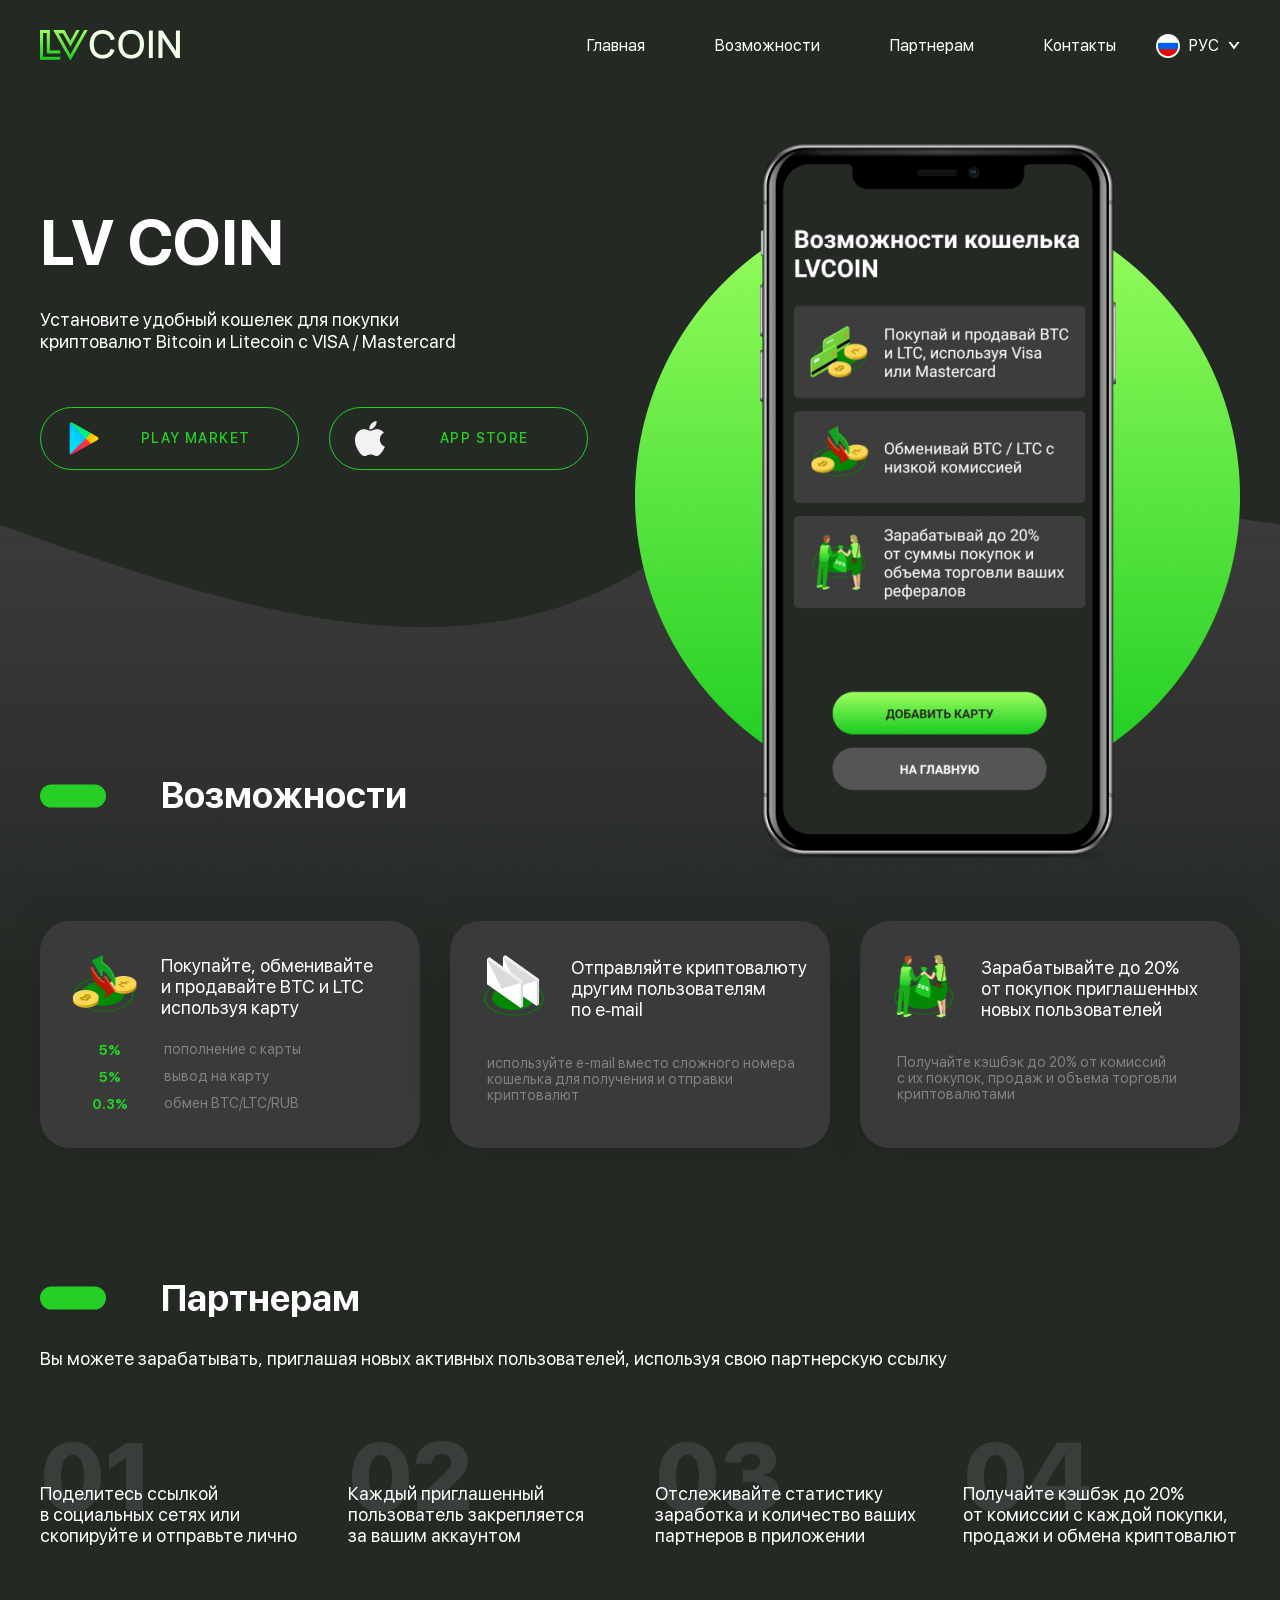
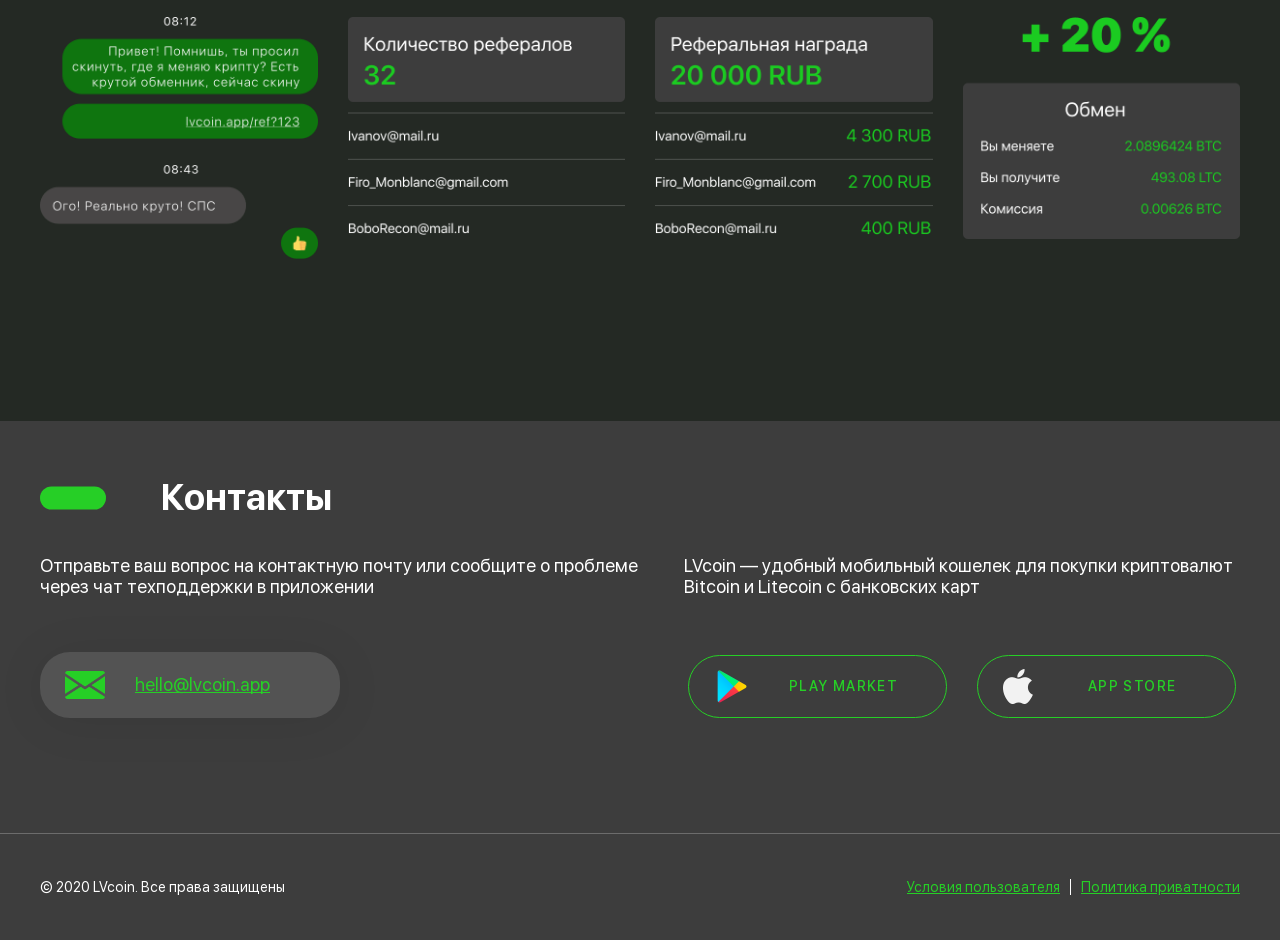
<file: index.html>
<!doctype html>
<html lang="ru">

<head>
    <meta charset="UTF-8">
    <meta name="viewport" content="width=device-width, initial-scale=1.0">
    <title>LVCOIN</title>
    <link rel="stylesheet" href="css/styles.css">
</head>

<body>
    <div class="wrapper">
        <header class="header">
            <div class="header__container container">
                <!-- Логотип -->
                <a href="index.html" class="header__logo">
                    <img src="img/header/LVCOIN.png" alt="Логотип LVCOIN" width="140" height="31">
                </a>


                <!-- Навигация -->
                <nav class="header__menu">
                    <ul class="header__list">
                        <li class="header__item"><a href="#hero" class="header__link">Главная</a></li>
                        <li class="header__item"><a href="#oppo" class="header__link">Возможности</a></li>
                        <li class="header__item"><a href="#partners" class="header__link">Партнерам</a></li>
                        <li class="header__item"><a href="#contact" class="header__link">Контакты</a></li>
                    </ul>
                </nav>

                <!-- Выпадающий список языков -->
                <div class="header__lang-dropdown">
                    <button type="button" class="header__lang-btn header__lang-btn--rus">
                        <img src="img/header/iconrus.png" alt="Флаг России" width="24" height="24">
                        <span>РУС</span>
                        <span class="header__lang-arrow"></span>
                    </button>

                    <div class="header__lang-list">
                        <a href="indexeng.html" class="header__lang-btn header__lang-btn--eng">
                            <img src="img/header/iconeng.png" alt="Флаг Великобритании" width="24" height="24">
                            <span>ENG</span>
                        </a>
                    </div>
                </div>
                <!-- Кнопка бургера (теперь снаружи меню!) -->
                <button type="button" class="header__burger-icon">
                    <span></span>
                </button>

            </div>
        </header>

        <main class="content">
            <section id="hero" class="hero">
                <div class="hero__container container">
                    <div class="hero__body">
                        <h1 class="hero__title">
                            LV&nbsp;COIN
                        </h1>
                        <p class="hero__text">
                            Установите удобный кошелек для покупки криптовалют Bitcoin и&nbsp;Litecoin
                            с&nbsp;VISA&nbsp;/ Mastercard
                        </p>
                        <div class="hero__buttons buttons">
                            <a href="#" class="buttons__link buttons__link--google">
                                <img src="img/hero/icongoogle.png" alt="google play" width="35" height="35">
                                <span>PLAY MARKET</span>
                            </a>
                            <a href="#" class="buttons__link buttons__link--apple">
                                <img src="img/hero/iconaplle.png" alt="apple store" width="30" height="35">
                                <span>APP STORE</span>
                            </a>
                        </div>
                    </div>
                    <img src="img/hero/phoneRUS.png" alt="Смартфон с открытым приложением LV COIN" class="hero__phone"
                        width="605" height="716">
                </div>
            </section>
            <section id="oppo" class="oppo">
                <div class="oppo__container container">
                    <h2 class="oppo__title title">Возможности</h2>
                    <ul class="oppo__list">
                        <!-- Карточка 1 -->
                        <li class="oppo__card">
                            <div class="oppo__card-header">
                                <img src="img/oppo/oppo1.png" alt="Криптовалюта и банковская карта" class="oppo__icon"
                                    width="84" height="64">
                                <h3 class="oppo__label">
                                    Покупайте, обменивайте и&nbsp;продавайте BTC и&nbsp;LTC используя карту
                                </h3>
                            </div>
                            <div class="oppo__body">
                                <ul class="oppo__percent-list">
                                    <li class="oppo__percent-item">5%</li>
                                    <li class="oppo__percent-item">5%</li>
                                    <li class="oppo__percent-item">0.3%</li>
                                </ul>
                                <ul class="oppo__text-list">
                                    <li class="oppo__text-item">пополнение с&nbsp;карты</li>
                                    <li class="oppo__text-item">вывод на&nbsp;карту</li>
                                    <li class="oppo__text-item">обмен BTC/LTC/RUB</li>
                                </ul>
                            </div>
                        </li>

                        <!-- Карточка 2 -->
                        <li class="oppo__card">
                            <div class="oppo__card-header">
                                <img src="img/oppo/oppo2.png" aria-hidden="true" alt="Электронные письма"
                                    class="oppo__icon" width="84" height="67">
                                <h3 class="oppo__label">
                                    Отправляйте криптовалюту другим пользователям по&nbsp;e&#8209;mail
                                </h3>
                            </div>
                            <div class="oppo__body">
                                <p class="oppo__description">
                                    используйте e-mail вместо сложного номера кошелька для получения и&nbsp;отправки
                                    криптовалют
                                </p>
                            </div>
                        </li>

                        <!-- Карточка 3 -->
                        <li class="oppo__card">
                            <div class="oppo__card-header">
                                <img src="img/oppo/oppo3.png" aria-hidden="true" alt="Партнерская программа"
                                    class="oppo__icon" width="84" height="64">
                                <h3 class="oppo__label">
                                    Зарабатывайте до&nbsp;20% от&nbsp;покупок приглашенных новых пользователей
                                </h3>
                            </div>
                            <div class="oppo__body">
                                <p class="oppo__description">
                                    Получайте кэшбэк до&nbsp;<span class="green">20% </span>от&nbsp;комиссий
                                    с&nbsp;их&nbsp;покупок, продаж и объема торговли криптовалютами
                                </p>
                            </div>
                        </li>
                    </ul>
                </div>
            </section>
            <section id="partners" class="partners">
                <div class="partners__container container">
                    <h2 class="partners__title title">Партнерам</h2>
                    <p class="partners__text">
                        Вы&nbsp;можете зарабатывать, приглашая новых активных пользователей, используя свою партнерскую
                        ссылку
                    </p>
                    <ul class="partners__list">
                        <!-- Карточка 1 -->
                        <li class="partners__item">
                            <h3 class="partners__item-title">
                                Поделитесь ссылкой в&nbsp;социальных сетях или скопируйте и&nbsp;отправьте лично
                            </h3>
                            <img class="partners__item-image" src="img/part/part1.png"
                                alt="чат с рекомендацией криптовалютного обменника" loading="lazy" width="286"
                                height="250">
                        </li>
                        <!-- Карточка 2 -->
                        <li class="partners__item">
                            <h3 class="partners__item-title">
                                Каждый приглашенный пользователь закрепляется за&nbsp;вашим аккаунтом
                            </h3>
                            <img class="partners__item-image" src="img/part/part2.png"
                                alt="панель с количеством рефералов в личном кабинете" loading="lazy" width="286"
                                height="250">
                        </li>
                        <!-- Карточка 3 -->
                        <li class="partners__item">
                            <h3 class="partners__item-title">
                                Отслеживайте статистику заработка и&nbsp;количество ваших партнеров в&nbsp;приложении
                            </h3>
                            <img class="partners__item-image" src="img/part/part3.png" alt="Список реферальных наград"
                                loading="lazy" width="286" height="250">
                        </li>
                        <!-- Карточка 4 -->
                        <li class="partners__item">
                            <h3 class="partners__item-title">
                                Получайте кэшбэк до&nbsp;20% от&nbsp;комиссии с&nbsp;каждой покупки, продажи
                                и&nbsp;обмена криптовалют
                            </h3>
                            <img class="partners__item-image" src="img/part/part4.png"
                                alt="Калькулятор обмена Bitcoin на Litecoin" loading="lazy" width="286" height="250">
                        </li>
                    </ul>
                </div>
            </section>
            <section id="contact" class="contact">
                <div class="contact__container container">
                    <h2 class="contact__title title">
                        Контакты
                    </h2>
                    <div class="contact__body">
                        <div class="contact__column">
                            <p class="contact__text">
                                Отправьте ваш вопрос на&nbsp;контактную почту или сообщите о&nbsp;проблеме через чат
                                техподдержки
                                в&nbsp;приложении
                            </p>
                            <a href="#" class="contact__link">
                                <img src="img/contact/icon.png" width="40" height="28" aria-hidden="true"
                                    alt="конверт">hello@lvcoin.app</a>
                        </div>
                        <div class="contact__column">
                            <p class="contact__text">
                                LVcoin&nbsp;&mdash; удобный мобильный кошелек для покупки криптовалют
                                Bitcoin и&nbsp;Litecoin с&nbsp;банковских карт
                            </p>
                            <div class="contact__buttons buttons">
                                <a href="#" class="buttons__link buttons__link--google">
                                    <img src="img/hero/icongoogle.png" alt="google play" width="35" height="35">
                                    <span>PLAY MARKET</span>
                                </a>
                                <a href="#" class="buttons__link buttons__link--apple">
                                    <img src="img/hero/iconaplle.png" alt="apple store" width="30" height="35">
                                    <span>APP STORE</span>
                                </a>
                            </div>
                        </div>
                    </div>
                </div>
            </section>
        </main>
        <footer class="footer">
            <div class="footer__container container">
                <p class="footer__copy">&copy;&nbsp;2020&nbsp;LVcoin. Все права защищены</p>
                <div class="footer__legal">
                    <a class="footer__link" href="#">Условия пользователя</a>
                    <a class="footer__link" href="#">Политика приватности</a>
                </div>
            </div>
        </footer>
    </div>
    <script src="js/script.js"></script>
</body>

</html>
</file>
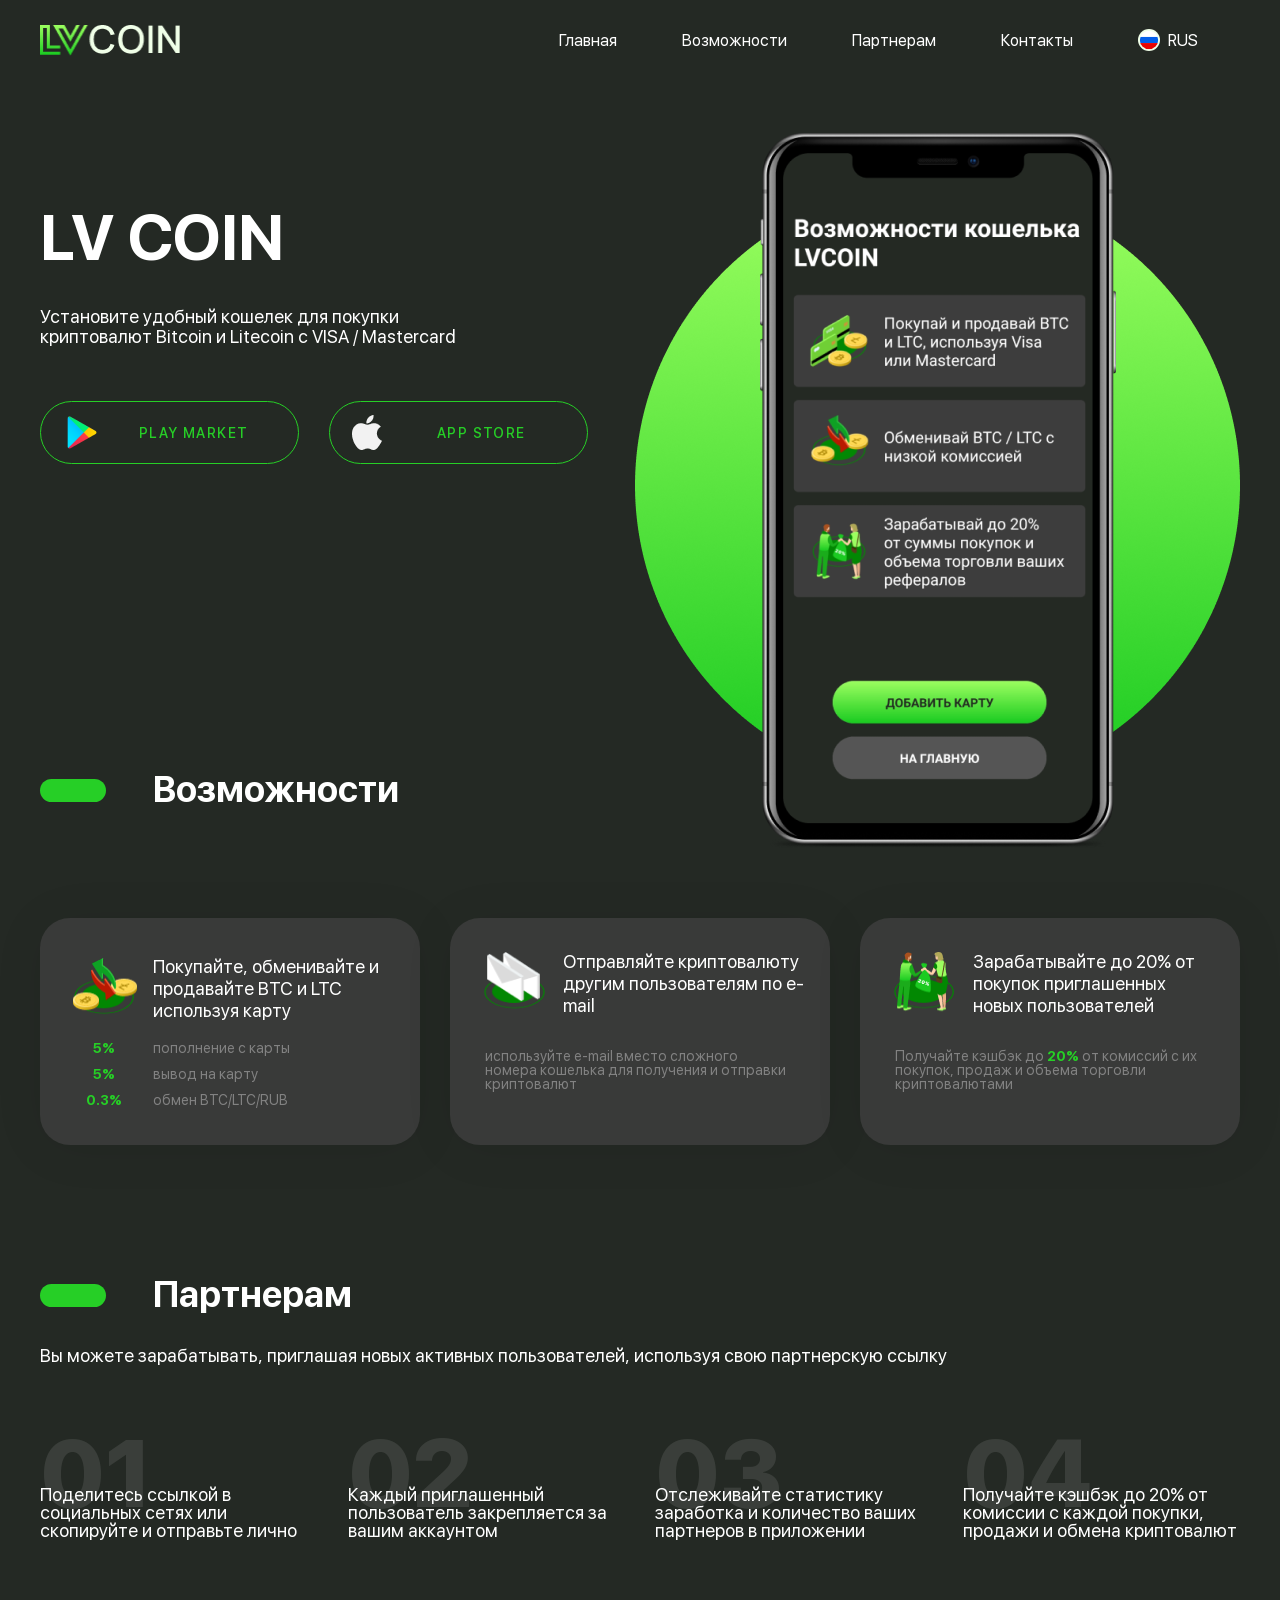
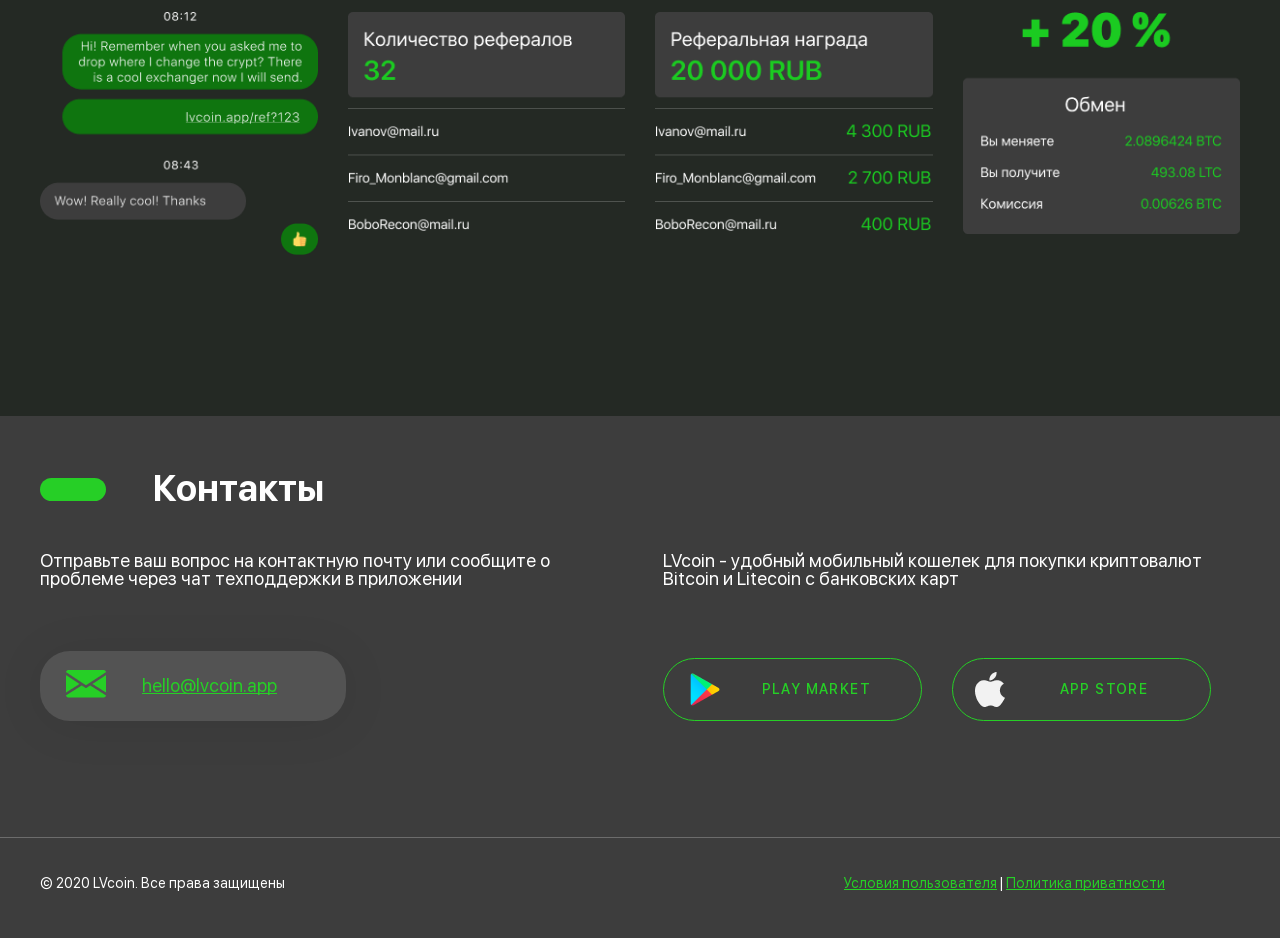
<file: LV_COIN/index.html>
<!DOCTYPE html>
<html lang="ru">
<head>
  <meta charset="UTF-8">
  <meta name="viewport" content="width=device-width, initial-scale=1.0, maximum-scale=1.0, user-scalable=0" >
  <title>LV_COIN</title>
  <link rel="stylesheet" href="css/style.css">
</head>
<body>
<div class="wrapper">
  <header class="header">
    <div class="header__container container">
      <a href="indexrus.html" class="header__logo">
        <!-- Оптимально для логотипа -->
        <img src="img/header/logo.png" alt="LV_COIN" width="140" height="31" loading="eager">
      </a>
      <nav class="header__menu">
        <ul class="header__list">
          <li class="header__link"><a href="#hero">Главная</a></li>
          <li class="header__link"><a href="#opportunities">Возможности</a></li>
          <li class="header__link"><a href="#partners">Партнерам</a></li>
          <li class="header__link"><a href="#contacts">Контакты</a></li>
          <li class="header__lang-dropdown">RUS
            <ul class="header__lang-list">
             <li><a href="eng/indexeng.html">ENG</a></li>
            </ul>
            </li>
        </ul>
      </nav>
    </div>
  </header>

  <div class="content">
    <section id="hero" class="hero">
      <div class="hero__container container">
        <div class="hero__body">
          <h1 class="hero__title">LV COIN</h1>
          <p class="hero__text">Установите удобный кошелек для покупки <br> криптовалют Bitcoin и Litecoin с VISA / Mastercard</p>
          <div class="hero__btn btn">
            <a href="https://play.google.com/store/apps?hl=ru&pli=1" target="_blank" class="btn_google">
              <img src="img/hero/Google.png" alt="google" class="btn-icon" width="35" height="35" loading="eager" decoding="async"> PLAY MARKET
            </a>
            <a href="https://www.apple.com/de/app-store/" target="_blank" class="btn_aplle">
              <img src="img/hero/apl.png" alt="aplle" class="btn-icon" width="30" height="35" loading="eager" decoding="async"> APP STORE
            </a>
          </div>
        </div>

        <img class="hero__image" src="img/hero/phone.png" alt="phone" width="605" height="715" loading="eager">
      </div>
    </section>

    <section id="opportunities" class="opportunities">
      <div class="opportunities__container container">
        <h2 class="opportunities__title title">Возможности</h2>
        <div class="opportunities__row">
          <div class="opportunities__column">
            <div class="opportunities-item">
              <img src="img/oppo/oppo1.png" alt="icon" class="opportunities-item__icon" width="85" height="63" loading="lazy" decoding="async">
              <p class="opportunities-item__subtitle">Покупайте, обменивайте и продавайте BTC и LTC используя карту</p>
              <ul class="opportunities-item__percent">
                <li><span class="green">5%</span></li>
                <li><span class="green">5%</span></li>
                <li><span class="green">0.3%</span></li>
              </ul>
              <ul class="opportunities-item__text">
                <li>пополнение с карты</li>
                <li>вывод на карту</li>
                <li>обмен BTC/LTC/RUB</li>
              </ul>
            </div>
          </div>
          <div class="opportunities__column">
            <div class="opportunities-item">
              <img src="img/oppo/opp02.png" alt="icon" class="opportunities-item__icon" width="85" height="63" loading="lazy" decoding="async">
              <p class="opportunities-item__subtitle">Отправляйте криптовалюту другим пользователям по e-mail</p>
              <p class="opportunities-item__text_wide">используйте e-mail вместо сложного номера кошелька для получения и отправки криптовалют</p>
            </div>
          </div>
          <div class="opportunities__column">
            <div class="opportunities-item">
              <img src="img/oppo/opp3.png" alt="icon" class="opportunities-item__icon" width="85" height="63" loading="lazy" decoding="async">
              <p class="opportunities-item__subtitle">Зарабатывайте до 20% от покупок приглашенных новых пользователей</p>
              <p class="opportunities-item__text_wide">Получайте кэшбэк до <span class="green">20% </span>от комиссий с их покупок, продаж и объема торговли криптовалютами</p>
            </div>
          </div>
        </div>
      </div>
    </section>

    <section id="partners" class="partners">
      <div class="partners__container container">
        <h2 class="partners__title title">Партнерам</h2>
        <p class="partners__text">Вы можете зарабатывать, приглашая новых активных пользователей, используя свою партнерскую ссылку</p>
        <ul class="partners__list">
          <li class="partners__column">
            <div class="partners-item">
              <p class="partners-item__text">Поделитесь ссылкой в социальных сетях или скопируйте и отправьте лично</p>
              <img src="img/partners/fon1.png" alt="image" class="partners-item__image" width="290" height="250" loading="lazy" decoding="async">
            </div>
          </li>
          <li class="partners__column">
            <div class="partners-item">
              <p class="partners-item__text">Каждый приглашенный пользователь закрепляется за вашим аккаунтом</p>
              <img src="img/partners/fon2.png" alt="image" class="partners-item__image" width="290" height="250" loading="lazy" decoding="async">
            </div>
          </li>
          <li class="partners__column">
            <div class="partners-item">
              <p class="partners-item__text">Отслеживайте статистику заработка и количество ваших партнеров в приложении</p>
              <img src="img/partners/fon3.png" alt="image" class="partners-item__image" width="290" height="250" loading="lazy" decoding="async">
            </div>
          </li>
          <li class="partners__column">
            <div class="partners-item">
              <p class="partners-item__text">Получайте кэшбэк до 20% от комиссии с каждой покупки, продажи и обмена криптовалют</p>
              <img src="img/partners/fon4.png" alt="image" class="partners-item__image" width="290" height="250" loading="lazy" decoding="async">
            </div>
          </li>
        </ul>
      </div>
    </section>
    <section id="contacts" class="contacts">
      <div class="contacts__container container">
        <h2 class="contacts__title title">Контакты</h2>
        <div class="contacts__body">
          <div class="contacts__chat">
            <p class="contacts__text">Отправьте ваш вопрос на контактную почту или сообщите о проблеме через чат техподдержки в приложении</p>
            <a class="contacts__hello" href="mailto:hello@lvcoin.app">hello@lvcoin.app</a>
          </div>
          <div class="contacts__links">
            <p class="contacts__text">LVcoin - удобный мобильный кошелек для покупки криптовалют Bitcoin и Litecoin с банковских карт</p>
            <div class="contacts__btn btn">
              <a href="https://play.google.com/store/apps?hl=ru&pli=1" target="_blank" class="btn_google">
                <img src="img/hero/Google.png" alt="google" class="btn-icon" width="35" height="35" loading="lazy" decoding="async"> PLAY MARKET
              </a>
              <a href="https://www.apple.com/de/app-store/" target="_blank" class="btn_aplle">
                <img src="img/hero/apl.png" alt="aplle" class="btn-icon" width="30" height="35" loading="lazy" decoding="async"> APP STORE
              </a>
            </div>
          </div>
        </div>
      </div>
    </section>
  </div>

  <footer class="footer">
    <div class="footer__container container">
      <p class="footer__copy">© 2020 LVcoin. Все права защищены</p>
      <p class="footer__text">
        <span><a href="#">Условия пользователя</a></span> | <span><a href="#">Политика приватности</a></span>
      </p>
    </div>
  </footer>
</div>
</body>
</html>
</file>
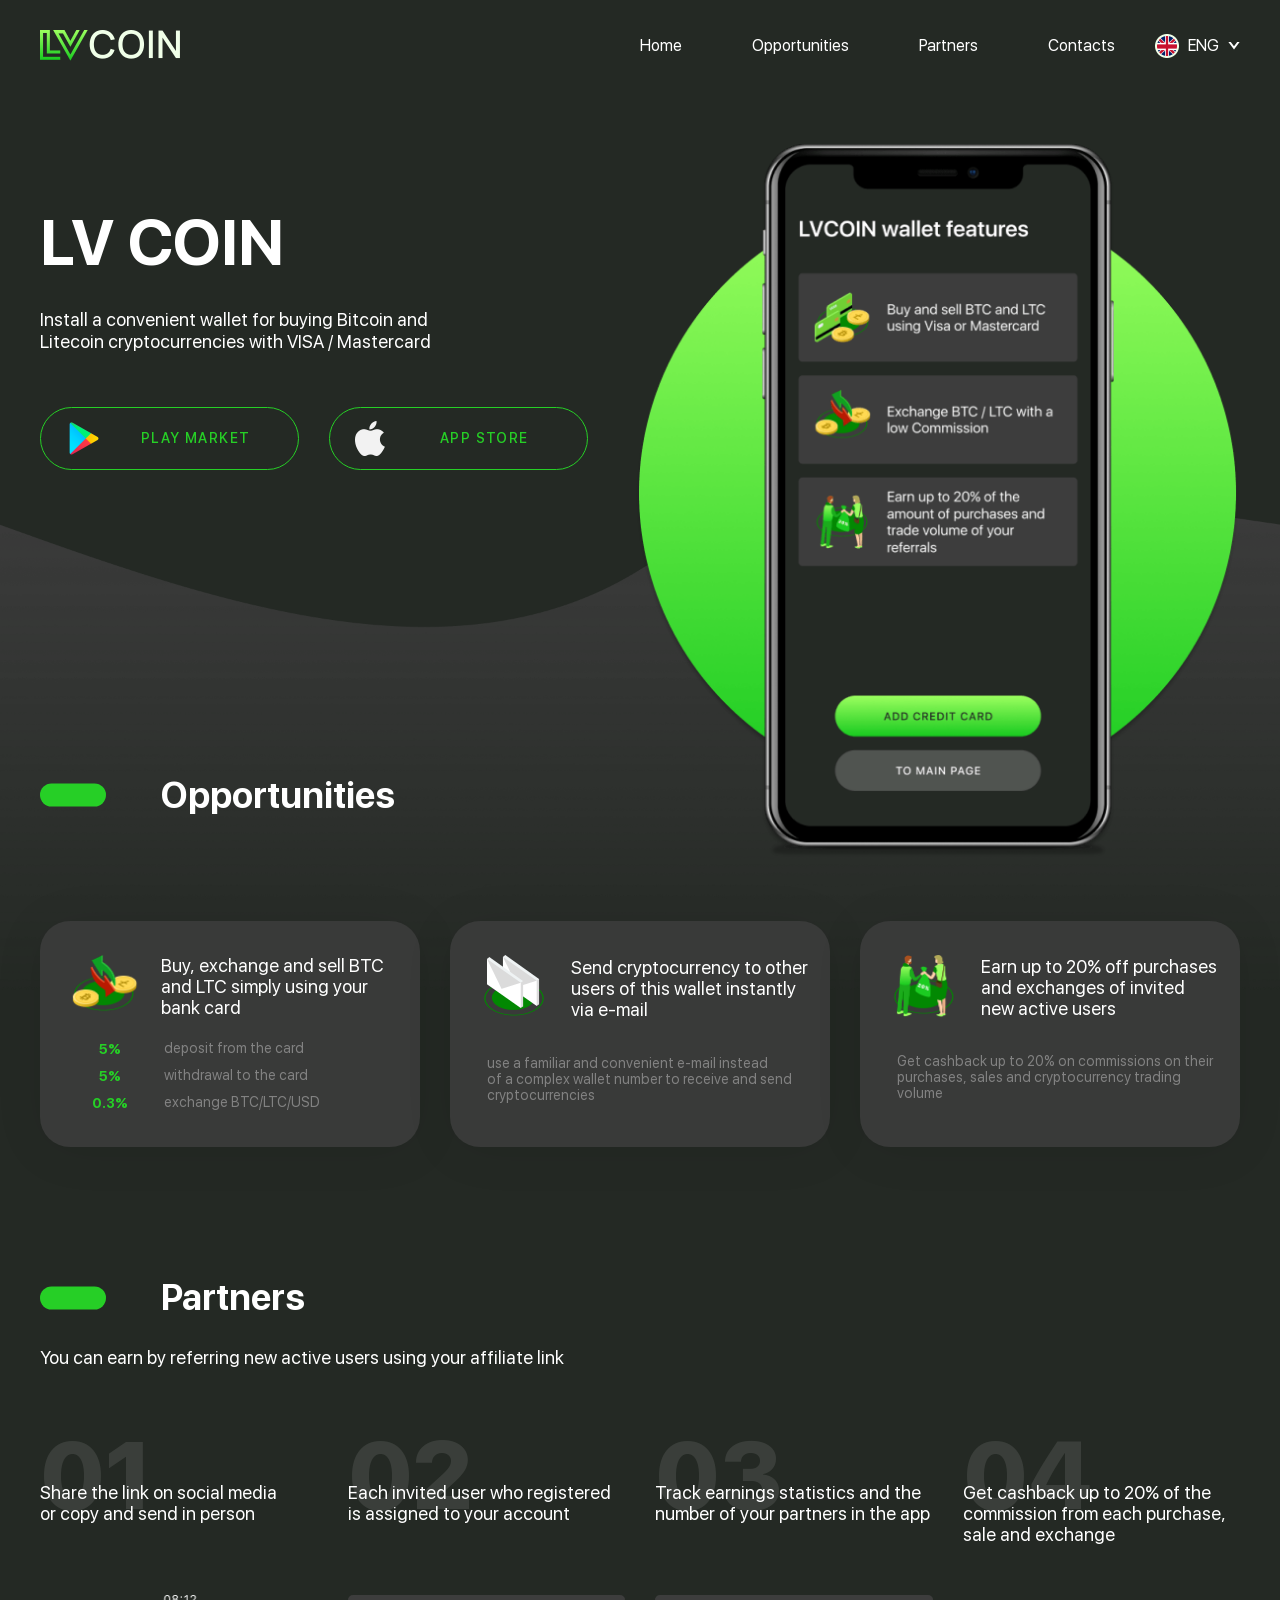
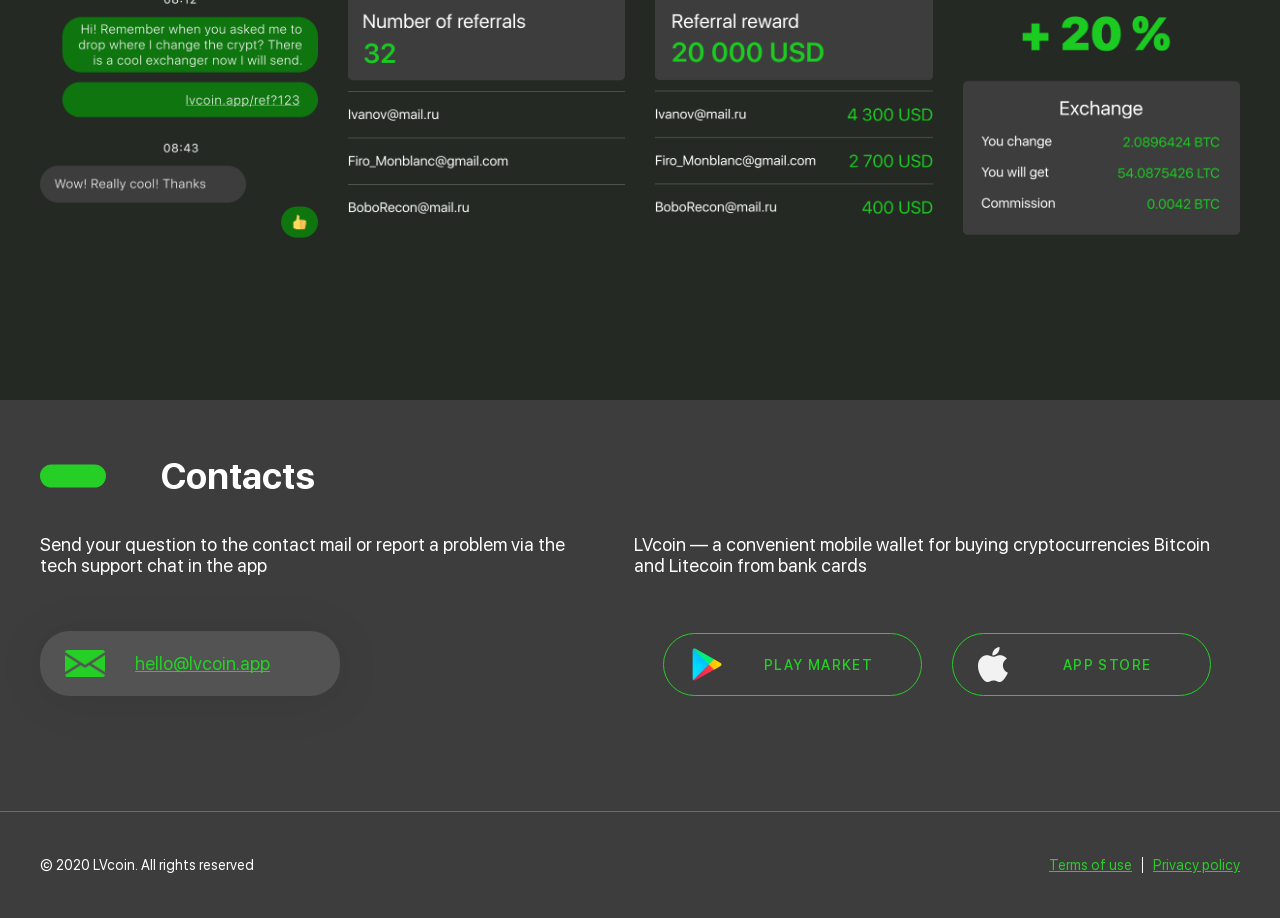
<file: indexeng.html>
<!doctype html>
<html lang="en">

<head>
    <meta charset="UTF-8">
    <meta name="viewport" content="width=device-width, initial-scale=1.0">
    <title>LVCOIN</title>
    <link rel="stylesheet" href="css/styles.css">
</head>

<body>
    <div class="wrapper">
        <header class="header">
            <div class="header__container container">
                <!-- Логотип -->
                <a href="indexeng.html" class="header__logo">
                    <img src="img/header/LVCOIN.png" alt="Logotip LVCOIN" width="140" height="31">
                </a>

                <!-- Навигация -->
                <nav class="header__menu">
                    <ul class="header__list">
                        <li class="header__item"><a href="#hero" class="header__link">Home</a></li>
                        <li class="header__item"><a href="#oppo" class="header__link">Opportunities</a></li>
                        <li class="header__item"><a href="#partners" class="header__link">Partners</a></li>
                        <li class="header__item"><a href="#contact" class="header__link">Contacts</a></li>
                    </ul>
                </nav>

                <!-- Выпадающий список языков -->
                <div class="header__lang-dropdown">
                    <!-- Заменено на button и добавлены теги span + стрелочка, как в РУС версии -->
                    <button type="button" class="header__lang-btn header__lang-btn--eng">
                        <img src="img/header/iconeng.png" alt="Flag of Great Britain" width="24" height="24">
                        <span>ENG</span>
                        <span class="header__lang-arrow"></span>
                    </button>

                    <div class="header__lang-list">
                        <a href="index.html" class="header__lang-btn header__lang-btn--rus">
                            <img src="img/header/iconrus.png" alt="Flag of Russia" width="24" height="24">
                            <span>РУС</span>
                        </a>
                    </div>
                </div>

                <!-- Кнопка бургера (Добавлена в самый конец, как в вашей русской разметке) -->
                <button type="button" class="header__burger-icon">
                    <span></span>
                </button>

            </div>
        </header>


        <main class="content">
            <section id="hero" class="hero">
                <div class="hero__container container">
                    <div class="hero__body">
                        <h1 class="hero__title">
                            LV&nbsp;COIN
                        </h1>
                        <p class="hero__text">
                            Install a&nbsp;convenient wallet for buying Bitcoin and Litecoin cryptocurrencies with
                            VISA&nbsp;/ Mastercard
                        </p>
                        <div class="hero__buttons buttons">
                            <a href="#" class="buttons__link buttons__link--google">
                                <img src="img/hero/icongoogle.png" aria-hidden="true" alt="google play" width="35"
                                    height="35">
                                <span>PLAY MARKET</span>
                            </a>
                            <a href="#" class="buttons__link buttons__link--apple">
                                <img src="img/hero/iconaplle.png" aria-hidden="true" alt="apple store" width="30"
                                    height="35">
                                <span>APP STORE</span>
                            </a>
                        </div>
                    </div>
                    <img src="img/hero/phoneENG.png" alt="phone with the LV COIN app open" class="hero__phone"
                        width="605" height="716">
                </div>
            </section>
            <section id="oppo" class="oppo">
                <div class="oppo__container container">
                    <h2 class="oppo__title title">Оpportunities</h2>
                    <ul class="oppo__list">
                        <!-- Карточка 1 -->
                        <li class="oppo__card">
                            <div class="oppo__card-header">
                                <img src="img/oppo/oppo1.png" alt="Cryptocurrency and bank card" class="oppo__icon"
                                    width="84" height="64" loading="lazy">
                                <h3 class="oppo__label">
                                    Buy, exchange and sell BTC and LTC simply using your bank card
                                </h3>
                            </div>
                            <div class="oppo__body">
                                <ul class="oppo__percent-list">
                                    <li class="oppo__percent-item">5%</li>
                                    <li class="oppo__percent-item">5%</li>
                                    <li class="oppo__percent-item">0.3%</li>
                                </ul>
                                <ul class="oppo__text-list">
                                    <li class="oppo__text-item">deposit from the card</li>
                                    <li class="oppo__text-item">withdrawal to&nbsp;the card </li>
                                    <li class="oppo__text-item">exchange BTC/LTC/USD </li>
                                </ul>
                            </div>
                        </li>

                        <!-- Карточка 2 -->
                        <li class="oppo__card">
                            <div class="oppo__card-header">
                                <img src="img/oppo/oppo2.png" alt="Emails" class="oppo__icon" width="84" height="67"
                                    loading="lazy">
                                <h3 class="oppo__label">
                                    Send cryptocurrency to&nbsp;other users of&nbsp;this wallet instantly via e-mail
                                </h3>
                            </div>
                            <div class="oppo__body">
                                <p class="oppo__description">
                                    use a&nbsp;familiar and convenient e-mail instead of&nbsp;a&nbsp;complex wallet
                                    number to&nbsp;receive and send cryptocurrencies
                                </p>
                            </div>
                        </li>

                        <!-- Карточка 3 -->
                        <li class="oppo__card">
                            <div class="oppo__card-header">
                                <img src="img/oppo/oppo3.png" alt="Affiliate Program" class="oppo__icon" width="84"
                                    height="64" loading="lazy">
                                <h3 class="oppo__label">
                                    Earn up&nbsp;to&nbsp;20% off purchases and exchanges of&nbsp;invited new active
                                    users
                                </h3>
                            </div>
                            <div class="oppo__body">
                                <p class="oppo__description">
                                    Get cashback up&nbsp;to&nbsp;<span class="green">20% </span>on&nbsp;commissions
                                    on&nbsp;their purchases,
                                    sales and cryptocurrency trading volume
                                </p>
                            </div>
                        </li>
                    </ul>
                </div>
            </section>
            <section id="partners" class="partners">
                <div class="partners__container container">
                    <h2 class="partners__title title">Partners</h2>
                    <p class="partners__text">
                        You can earn by&nbsp;referring new active users using your affiliate link
                    </p>
                    <ul class="partners__list">
                        <!-- Карточка 1 -->
                        <li class="partners__item">
                            <h3 class="partners__item-title">
                                Share the link on&nbsp;social media or&nbsp;copy and send in&nbsp;person
                            </h3>
                            <img class="partners__item-image" src="img/part/part1eng.png"
                                alt="Chat with a cryptocurrency exchange recommendation" loading="lazy" width="286"
                                height="250">
                        </li>
                        <!-- Карточка 2 -->
                        <li class="partners__item">
                            <h3 class="partners__item-title">
                                Each invited user who registered is&nbsp;assigned to&nbsp;your account
                            </h3>
                            <img class="partners__item-image" src="img/part/part2eng.png"
                                alt="Referral count panel in the user dashboard" loading="lazy" width="286"
                                height="250">
                        </li>
                        <!-- Карточка 3 -->
                        <li class="partners__item">
                            <h3 class="partners__item-title">
                                Track earnings statistics and the number of&nbsp;your partners in&nbsp;the app
                            </h3>
                            <img class="partners__item-image" src="img/part/part3eng.png" alt="List of referral rewards"
                                loading="lazy" width="286" height="250">
                        </li>
                        <!-- Карточка 4 -->
                        <li class="partners__item">
                            <h3 class="partners__item-title">
                                Get cashback up&nbsp;to&nbsp;20% of&nbsp;the commission from each purchase, sale and
                                exchange
                            </h3>
                            <img class="partners__item-image" src="img/part/part4eng.png"
                                alt="Bitcoin to Litecoin Exchange Calculator" loading="lazy" width="286" height="250">
                        </li>
                    </ul>
                </div>
            </section>
            <section id="contact" class="contact">
                <div class="contact__container container">
                    <h2 class="contact__title title">
                        Contacts
                    </h2>
                    <div class="contact__body">
                        <div class="contact__column">
                            <p class="contact__text">
                                Send your question to&nbsp;the contact mail or&nbsp;report a&nbsp;problem via the tech
                                support chat in
                                the app
                            </p>
                            <a href="#" class="contact__link">
                                <img src="img/contact/icon.png" alt="envelope" width="40" height="28"
                                    aria-hidden="true">hello@lvcoin.app</a>
                        </div>
                        <div class="contact__column">
                            <p class="contact__text">
                                LVcoin&nbsp;&mdash; a&nbsp;convenient mobile wallet for buying cryptocurrencies
                                Bitcoin and Litecoin from bank cards
                            </p>
                            <div class="contact__buttons buttons">
                                <a href="#" class="buttons__link buttons__link--google">
                                    <img src="img/hero/icongoogle.png" alt="google play" width="35" height="35">
                                    <span>PLAY MARKET</span>
                                </a>
                                <a href="#" class="buttons__link buttons__link--apple">
                                    <img src="img/hero/iconaplle.png" alt="apple store" width="30" height="35">
                                    <span>APP STORE</span>
                                </a>
                            </div>
                        </div>
                    </div>
                </div>
            </section>
        </main>
        <footer class="footer">
            <div class="footer__container container">
                <p class="footer__copy">&copy;&nbsp;2020&nbsp;LVcoin. All rights reserved</p>
                <div class="footer__legal">
                    <a class="footer__link" href="#">Terms of&nbsp;use</a>
                    <a class="footer__link" href="#">Privacy policy</a>
                </div>
            </div>
        </footer>
    </div>
    <script src="js/script.js"></script>
</body>

</html>
</file>
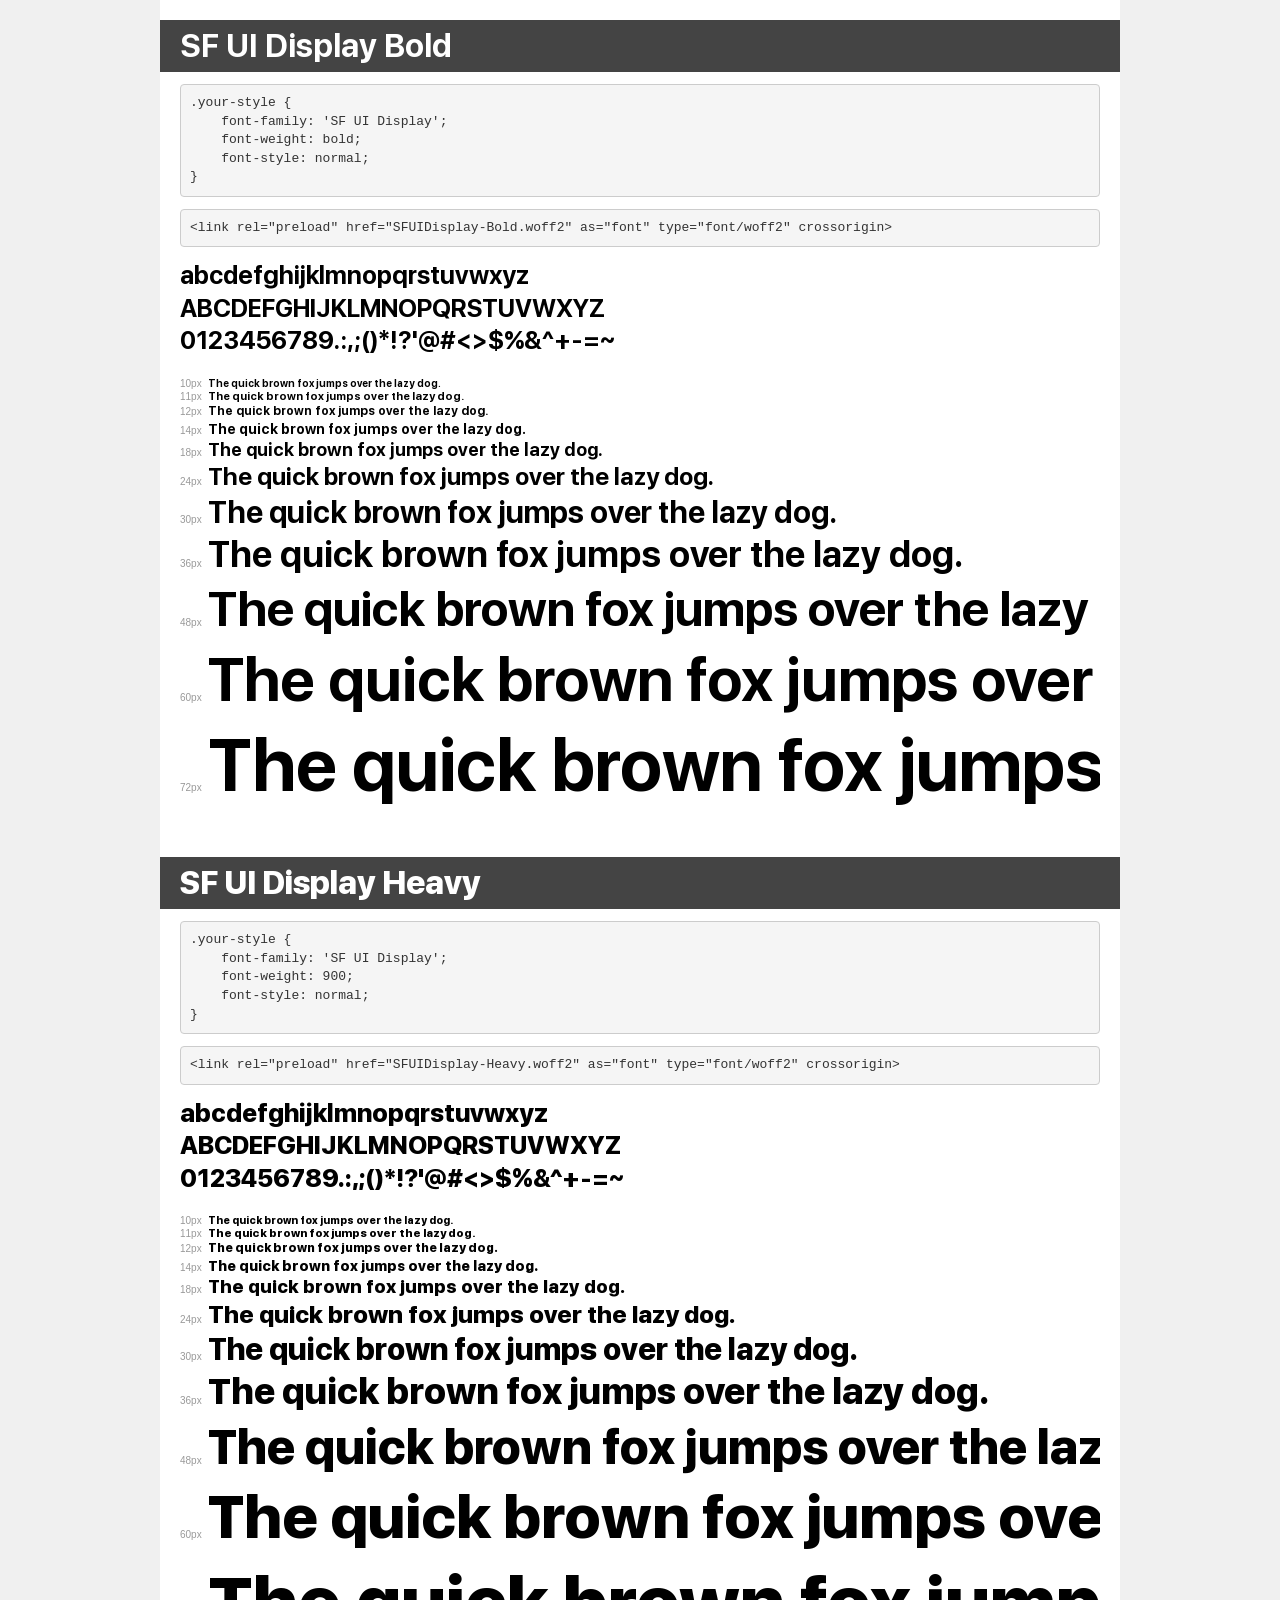
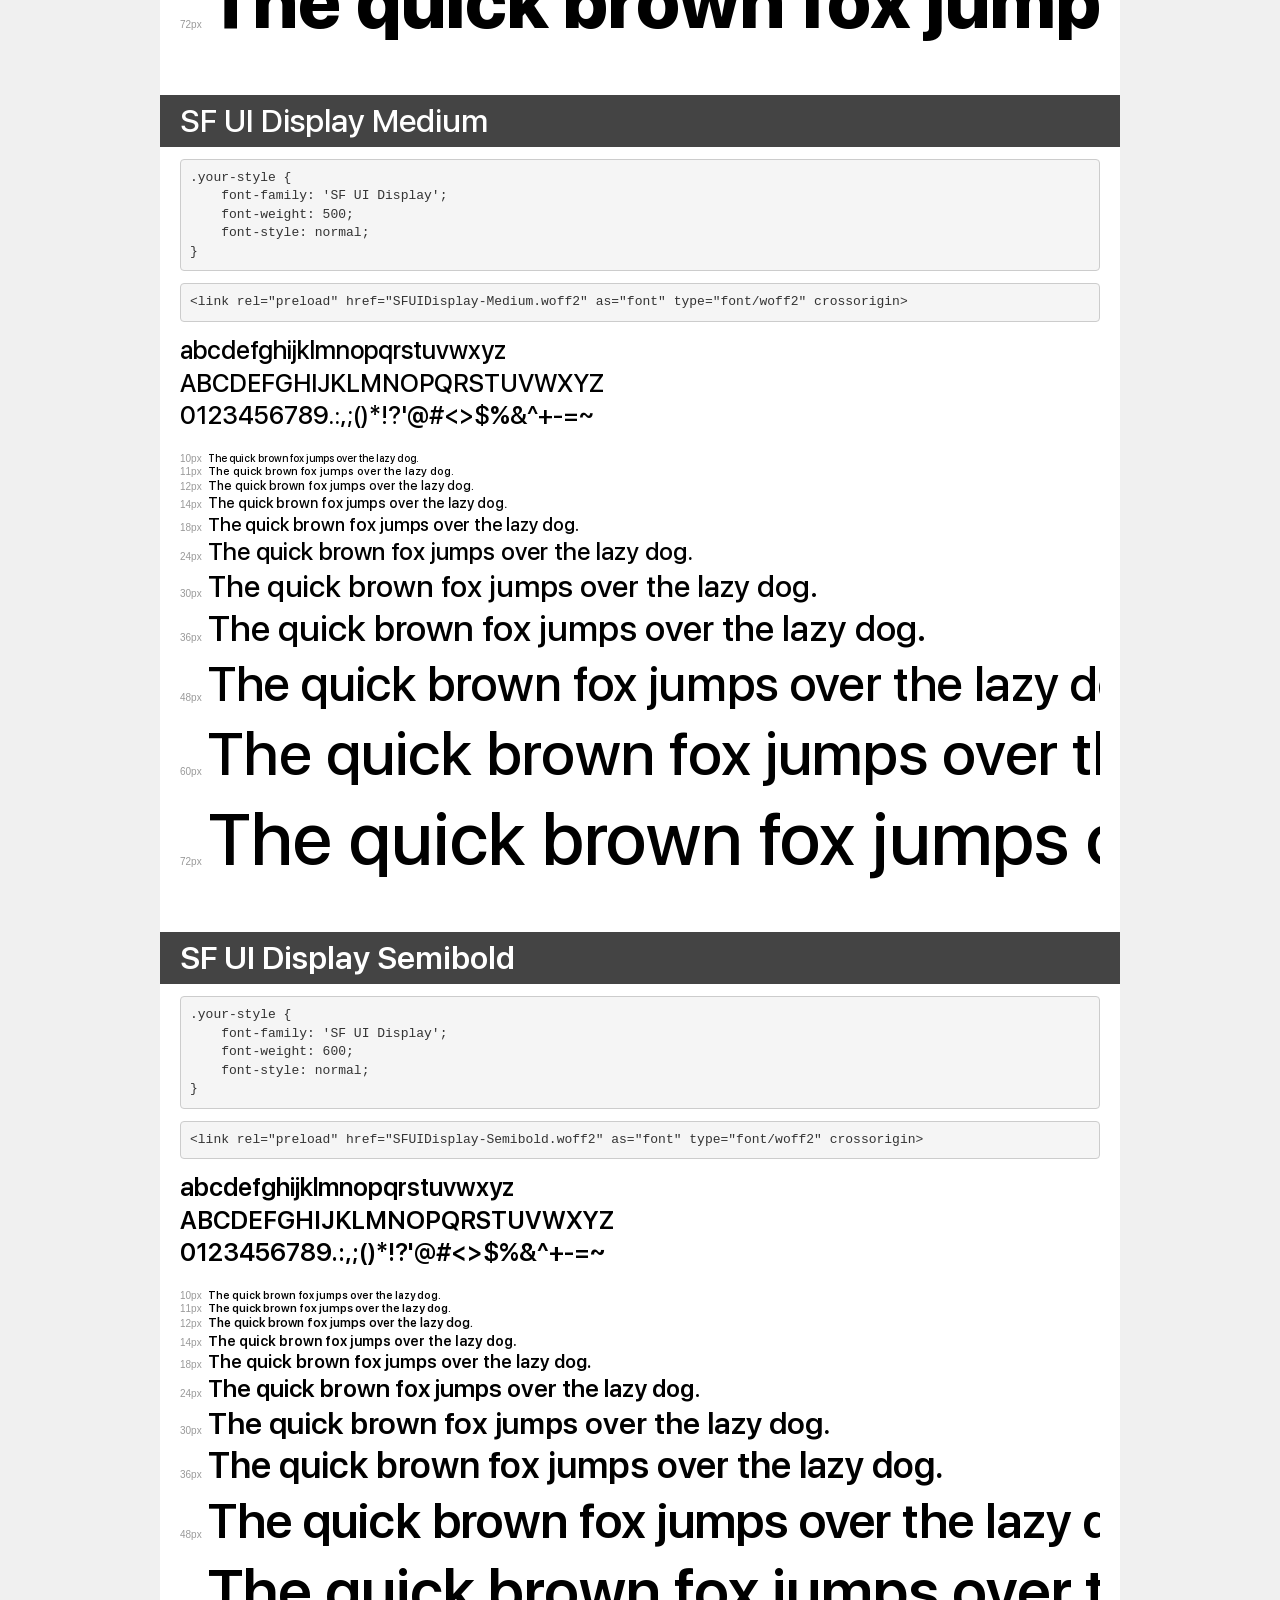
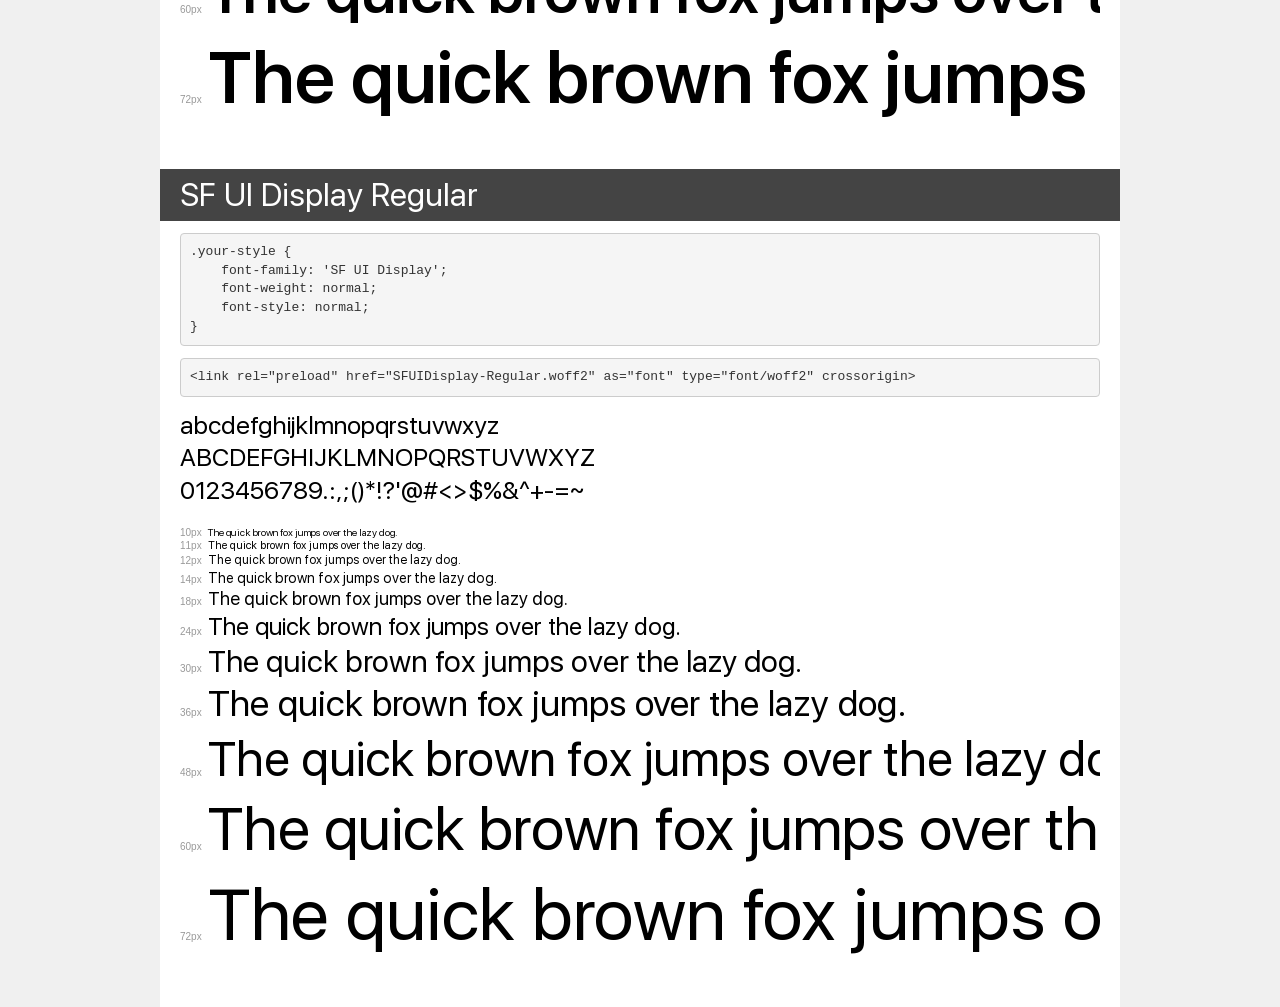
<file: LV_COIN/fonts/demo.html>
<!DOCTYPE html>
<html lang="en">
<head>
    <meta charset="utf-8">
    <meta http-equiv="X-UA-Compatible" content="IE=edge">
    <meta name="viewport" content="width=device-width, initial-scale=1">
    <meta name="robots" content="noindex, noarchive">
    <meta name="format-detection" content="telephone=no">
    <title>Transfonter demo</title>
    <link href="stylesheet.css" rel="stylesheet">
    <style>
        /*
        http://meyerweb.com/eric/tools/css/reset/
        v2.0 | 20110126
        License: none (public domain)
        */
        html, body, div, span, applet, object, iframe,
        h1, h2, h3, h4, h5, h6, p, blockquote, pre,
        a, abbr, acronym, address, big, cite, code,
        del, dfn, em, img, ins, kbd, q, s, samp,
        small, strike, strong, sub, sup, tt, var,
        b, u, i, center,
        dl, dt, dd, ol, ul, li,
        fieldset, form, label, legend,
        table, caption, tbody, tfoot, thead, tr, th, td,
        article, aside, canvas, details, embed,
        figure, figcaption, footer, header, hgroup,
        menu, nav, output, ruby, section, summary,
        time, mark, audio, video {
            margin: 0;
            padding: 0;
            border: 0;
            font-size: 100%;
            font: inherit;
            vertical-align: baseline;
        }
        /* HTML5 display-role reset for older browsers */
        article, aside, details, figcaption, figure,
        footer, header, hgroup, menu, nav, section {
            display: block;
        }
        body {
            line-height: 1;
        }
        ol, ul {
            list-style: none;
        }
        blockquote, q {
            quotes: none;
        }
        blockquote:before, blockquote:after,
        q:before, q:after {
            content: '';
            content: none;
        }
        table {
            border-collapse: collapse;
            border-spacing: 0;
        }
        /* demo styles */
        body {
            background: #f0f0f0;
            color: #000;
        }
        .page {
            background: #fff;
            width: 920px;
            margin: 0 auto;
            padding: 20px 20px 0 20px;
            overflow: hidden;
        }
        .font-container {
            overflow-x: auto;
            overflow-y: hidden;
            margin-bottom: 40px;
            line-height: 1.3;
            white-space: nowrap;
            padding-bottom: 5px;
        }
        h1 {
            position: relative;
            background: #444;
            font-size: 32px;
            color: #fff;
            padding: 10px 20px;
            margin: 0 -20px 12px -20px;
        }
        .letters {
            font-size: 25px;
            margin-bottom: 20px;
        }
        .s10:before {
            content: '10px';
        }
        .s11:before {
            content: '11px';
        }
        .s12:before {
            content: '12px';
        }
        .s14:before {
            content: '14px';
        }
        .s18:before {
            content: '18px';
        }
        .s24:before {
            content: '24px';
        }
        .s30:before {
            content: '30px';
        }
        .s36:before {
            content: '36px';
        }
        .s48:before {
            content: '48px';
        }
        .s60:before {
            content: '60px';
        }
        .s72:before {
            content: '72px';
        }
        .s10:before, .s11:before, .s12:before, .s14:before,
        .s18:before, .s24:before, .s30:before, .s36:before,
        .s48:before, .s60:before, .s72:before {
            font-family: Arial, sans-serif;
            font-size: 10px;
            font-weight: normal;
            font-style: normal;
            color: #999;
            padding-right: 6px;
        }
        pre {
            display: block;
            padding: 9px;
            margin: 0 0 12px;
            font-family: Monaco, Menlo, Consolas, "Courier New", monospace;
            font-size: 13px;
            line-height: 1.428571429;
            color: #333;
            font-weight: normal;
            font-style: normal;
            background-color: #f5f5f5;
            border: 1px solid #ccc;
            overflow-x: auto;
            border-radius: 4px;
        }
        /* responsive */
        @media (max-width: 959px) {
            .page {
                width: auto;
                margin: 0;
            }
        }
    </style>
</head>
<body>
<div class="page">
    <div class="demo">
        <h1 style="font-family: 'SF UI Display'; font-weight: bold; font-style: normal;">SF UI Display Bold</h1>
        <pre title="Usage">.your-style {
    font-family: 'SF UI Display';
    font-weight: bold;
    font-style: normal;
}</pre>
        <pre title="Preload (optional)">
&lt;link rel=&quot;preload&quot; href=&quot;SFUIDisplay-Bold.woff2&quot; as=&quot;font&quot; type=&quot;font/woff2&quot; crossorigin&gt;</pre>
        <div class="font-container" style="font-family: 'SF UI Display'; font-weight: bold; font-style: normal;">
            <p class="letters">
                abcdefghijklmnopqrstuvwxyz<br>
ABCDEFGHIJKLMNOPQRSTUVWXYZ<br>
                0123456789.:,;()*!?'@#&lt;&gt;$%&^+-=~
            </p>
            <p class="s10" style="font-size: 10px;">The quick brown fox jumps over the lazy dog.</p>
            <p class="s11" style="font-size: 11px;">The quick brown fox jumps over the lazy dog.</p>
            <p class="s12" style="font-size: 12px;">The quick brown fox jumps over the lazy dog.</p>
            <p class="s14" style="font-size: 14px;">The quick brown fox jumps over the lazy dog.</p>
            <p class="s18" style="font-size: 18px;">The quick brown fox jumps over the lazy dog.</p>
            <p class="s24" style="font-size: 24px;">The quick brown fox jumps over the lazy dog.</p>
            <p class="s30" style="font-size: 30px;">The quick brown fox jumps over the lazy dog.</p>
            <p class="s36" style="font-size: 36px;">The quick brown fox jumps over the lazy dog.</p>
            <p class="s48" style="font-size: 48px;">The quick brown fox jumps over the lazy dog.</p>
            <p class="s60" style="font-size: 60px;">The quick brown fox jumps over the lazy dog.</p>
            <p class="s72" style="font-size: 72px;">The quick brown fox jumps over the lazy dog.</p>
        </div>
    </div>

    <div class="demo">
        <h1 style="font-family: 'SF UI Display'; font-weight: 900; font-style: normal;">SF UI Display Heavy</h1>
        <pre title="Usage">.your-style {
    font-family: 'SF UI Display';
    font-weight: 900;
    font-style: normal;
}</pre>
        <pre title="Preload (optional)">
&lt;link rel=&quot;preload&quot; href=&quot;SFUIDisplay-Heavy.woff2&quot; as=&quot;font&quot; type=&quot;font/woff2&quot; crossorigin&gt;</pre>
        <div class="font-container" style="font-family: 'SF UI Display'; font-weight: 900; font-style: normal;">
            <p class="letters">
                abcdefghijklmnopqrstuvwxyz<br>
ABCDEFGHIJKLMNOPQRSTUVWXYZ<br>
                0123456789.:,;()*!?'@#&lt;&gt;$%&^+-=~
            </p>
            <p class="s10" style="font-size: 10px;">The quick brown fox jumps over the lazy dog.</p>
            <p class="s11" style="font-size: 11px;">The quick brown fox jumps over the lazy dog.</p>
            <p class="s12" style="font-size: 12px;">The quick brown fox jumps over the lazy dog.</p>
            <p class="s14" style="font-size: 14px;">The quick brown fox jumps over the lazy dog.</p>
            <p class="s18" style="font-size: 18px;">The quick brown fox jumps over the lazy dog.</p>
            <p class="s24" style="font-size: 24px;">The quick brown fox jumps over the lazy dog.</p>
            <p class="s30" style="font-size: 30px;">The quick brown fox jumps over the lazy dog.</p>
            <p class="s36" style="font-size: 36px;">The quick brown fox jumps over the lazy dog.</p>
            <p class="s48" style="font-size: 48px;">The quick brown fox jumps over the lazy dog.</p>
            <p class="s60" style="font-size: 60px;">The quick brown fox jumps over the lazy dog.</p>
            <p class="s72" style="font-size: 72px;">The quick brown fox jumps over the lazy dog.</p>
        </div>
    </div>

    <div class="demo">
        <h1 style="font-family: 'SF UI Display'; font-weight: 500; font-style: normal;">SF UI Display Medium</h1>
        <pre title="Usage">.your-style {
    font-family: 'SF UI Display';
    font-weight: 500;
    font-style: normal;
}</pre>
        <pre title="Preload (optional)">
&lt;link rel=&quot;preload&quot; href=&quot;SFUIDisplay-Medium.woff2&quot; as=&quot;font&quot; type=&quot;font/woff2&quot; crossorigin&gt;</pre>
        <div class="font-container" style="font-family: 'SF UI Display'; font-weight: 500; font-style: normal;">
            <p class="letters">
                abcdefghijklmnopqrstuvwxyz<br>
ABCDEFGHIJKLMNOPQRSTUVWXYZ<br>
                0123456789.:,;()*!?'@#&lt;&gt;$%&^+-=~
            </p>
            <p class="s10" style="font-size: 10px;">The quick brown fox jumps over the lazy dog.</p>
            <p class="s11" style="font-size: 11px;">The quick brown fox jumps over the lazy dog.</p>
            <p class="s12" style="font-size: 12px;">The quick brown fox jumps over the lazy dog.</p>
            <p class="s14" style="font-size: 14px;">The quick brown fox jumps over the lazy dog.</p>
            <p class="s18" style="font-size: 18px;">The quick brown fox jumps over the lazy dog.</p>
            <p class="s24" style="font-size: 24px;">The quick brown fox jumps over the lazy dog.</p>
            <p class="s30" style="font-size: 30px;">The quick brown fox jumps over the lazy dog.</p>
            <p class="s36" style="font-size: 36px;">The quick brown fox jumps over the lazy dog.</p>
            <p class="s48" style="font-size: 48px;">The quick brown fox jumps over the lazy dog.</p>
            <p class="s60" style="font-size: 60px;">The quick brown fox jumps over the lazy dog.</p>
            <p class="s72" style="font-size: 72px;">The quick brown fox jumps over the lazy dog.</p>
        </div>
    </div>

    <div class="demo">
        <h1 style="font-family: 'SF UI Display'; font-weight: 600; font-style: normal;">SF UI Display Semibold</h1>
        <pre title="Usage">.your-style {
    font-family: 'SF UI Display';
    font-weight: 600;
    font-style: normal;
}</pre>
        <pre title="Preload (optional)">
&lt;link rel=&quot;preload&quot; href=&quot;SFUIDisplay-Semibold.woff2&quot; as=&quot;font&quot; type=&quot;font/woff2&quot; crossorigin&gt;</pre>
        <div class="font-container" style="font-family: 'SF UI Display'; font-weight: 600; font-style: normal;">
            <p class="letters">
                abcdefghijklmnopqrstuvwxyz<br>
ABCDEFGHIJKLMNOPQRSTUVWXYZ<br>
                0123456789.:,;()*!?'@#&lt;&gt;$%&^+-=~
            </p>
            <p class="s10" style="font-size: 10px;">The quick brown fox jumps over the lazy dog.</p>
            <p class="s11" style="font-size: 11px;">The quick brown fox jumps over the lazy dog.</p>
            <p class="s12" style="font-size: 12px;">The quick brown fox jumps over the lazy dog.</p>
            <p class="s14" style="font-size: 14px;">The quick brown fox jumps over the lazy dog.</p>
            <p class="s18" style="font-size: 18px;">The quick brown fox jumps over the lazy dog.</p>
            <p class="s24" style="font-size: 24px;">The quick brown fox jumps over the lazy dog.</p>
            <p class="s30" style="font-size: 30px;">The quick brown fox jumps over the lazy dog.</p>
            <p class="s36" style="font-size: 36px;">The quick brown fox jumps over the lazy dog.</p>
            <p class="s48" style="font-size: 48px;">The quick brown fox jumps over the lazy dog.</p>
            <p class="s60" style="font-size: 60px;">The quick brown fox jumps over the lazy dog.</p>
            <p class="s72" style="font-size: 72px;">The quick brown fox jumps over the lazy dog.</p>
        </div>
    </div>

    <div class="demo">
        <h1 style="font-family: 'SF UI Display'; font-weight: normal; font-style: normal;">SF UI Display Regular</h1>
        <pre title="Usage">.your-style {
    font-family: 'SF UI Display';
    font-weight: normal;
    font-style: normal;
}</pre>
        <pre title="Preload (optional)">
&lt;link rel=&quot;preload&quot; href=&quot;SFUIDisplay-Regular.woff2&quot; as=&quot;font&quot; type=&quot;font/woff2&quot; crossorigin&gt;</pre>
        <div class="font-container" style="font-family: 'SF UI Display'; font-weight: normal; font-style: normal;">
            <p class="letters">
                abcdefghijklmnopqrstuvwxyz<br>
ABCDEFGHIJKLMNOPQRSTUVWXYZ<br>
                0123456789.:,;()*!?'@#&lt;&gt;$%&^+-=~
            </p>
            <p class="s10" style="font-size: 10px;">The quick brown fox jumps over the lazy dog.</p>
            <p class="s11" style="font-size: 11px;">The quick brown fox jumps over the lazy dog.</p>
            <p class="s12" style="font-size: 12px;">The quick brown fox jumps over the lazy dog.</p>
            <p class="s14" style="font-size: 14px;">The quick brown fox jumps over the lazy dog.</p>
            <p class="s18" style="font-size: 18px;">The quick brown fox jumps over the lazy dog.</p>
            <p class="s24" style="font-size: 24px;">The quick brown fox jumps over the lazy dog.</p>
            <p class="s30" style="font-size: 30px;">The quick brown fox jumps over the lazy dog.</p>
            <p class="s36" style="font-size: 36px;">The quick brown fox jumps over the lazy dog.</p>
            <p class="s48" style="font-size: 48px;">The quick brown fox jumps over the lazy dog.</p>
            <p class="s60" style="font-size: 60px;">The quick brown fox jumps over the lazy dog.</p>
            <p class="s72" style="font-size: 72px;">The quick brown fox jumps over the lazy dog.</p>
        </div>
    </div>

</div>
</body>
</html>
</file>
<file: css/styles.css>
@charset "UTF-8";
*,
*::before,
*::after {
  box-sizing: border-box;
  margin: 0;
  padding: 0;
  border: 0;
}

html {
  height: 100%;
  font-size: 14px;
  scroll-behavior: smooth;
  -webkit-text-size-adjust: 100%;
}

body {
  min-height: 100%;
  text-rendering: optimizeSpeed;
  -webkit-font-smoothing: antialiased;
  -moz-osx-font-smoothing: grayscale;
}

ul,
ol {
  list-style: none;
}

a {
  text-decoration: none;
  color: inherit;
}

input,
button,
textarea,
select {
  font: inherit;
  color: inherit;
  background-color: transparent;
}

button {
  cursor: pointer;
}

img,
picture,
svg,
video {
  display: block;
  max-width: 100%;
  height: auto;
}

h1,
h2,
h3,
h4,
h5,
h6 {
  font-size: inherit;
  font-weight: inherit;
}

input,
textarea,
button,
a {
  -webkit-tap-highlight-color: transparent;
}
input:focus-visible,
textarea:focus-visible,
button:focus-visible,
a:focus-visible {
  outline: 2px solid #007bff;
  outline-offset: 2px;
}
input:focus:not(:focus-visible),
textarea:focus:not(:focus-visible),
button:focus:not(:focus-visible),
a:focus:not(:focus-visible) {
  outline: none;
}

@font-face {
  font-family: "SF UI Display";
  src: url("../fonts/SFUIDisplay-Bold.woff2") format("woff2");
  font-weight: 700;
  font-style: normal;
  font-display: swap;
}
@font-face {
  font-family: "SF UI Display";
  src: url("../fonts/SFUIDisplay-Heavy.woff2") format("woff2");
  font-weight: 900;
  font-style: normal;
  font-display: swap;
}
@font-face {
  font-family: "SF UI Display";
  src: url("../fonts/SFUIDisplay-Medium.woff2") format("woff2");
  font-weight: 500;
  font-style: normal;
  font-display: swap;
}
@font-face {
  font-family: "SF UI Display";
  src: url("../fonts/SFUIDisplay-Regular.woff2") format("woff2");
  font-weight: normal;
  font-style: normal;
  font-display: swap;
}
body {
  background: #242924;
  font-family: "SF UI Display";
  font-weight: 400;
}

.wrapper {
  background-image: url(../img/wrapper/fon.png);
  background-repeat: repeat-x;
  background-position: 0px 490px;
  background-size: 100% auto;
  display: flex;
  flex-direction: column;
  min-height: 100vh;
}

.container {
  max-width: 1320px;
  margin: 0 auto;
  padding: 0 40px;
}
@media (max-width: 900px) {
  .container {
    padding: 0px 20px;
  }
}

.accent {
  font-weight: 700;
  font-size: 14px;
  text-align: center;
  color: #26cf26;
}

#hero,
#oppo,
#partners,
#contact {
  scroll-margin-top: 90px;
}

@media (max-width: 767px) {
  #hero,
  #oppo,
  #partners,
  #contact {
    scroll-margin-top: 290px;
  }
}
.title {
  font-weight: 700;
  font-size: 36px;
  color: #fff;
  padding-left: 121px;
  position: relative;
}
.title::before {
  content: "";
  border-radius: 50px;
  width: 66px;
  height: 23px;
  background: #26cf26;
  display: inline-block;
  position: absolute;
  left: 0px;
  top: 50%;
  transform: translateY(-50%);
}
@media (max-width: 550px) {
  .title {
    padding-left: 90px;
    font-size: 28px;
  }
}

.content {
  flex-grow: 1;
}

.header {
  background: #242924;
  position: sticky;
  top: 0;
  left: 0;
  width: 100%;
  z-index: 100;
  line-height: 1.5;
}
@media (max-width: 1024px) {
  .header {
    box-shadow: 0 4px 50px 0 rgba(0, 0, 0, 0.08);
    background: #383938;
  }
}
.header__container {
  padding-top: 30px;
  padding-bottom: 30px;
  display: flex;
  justify-content: space-between;
  align-items: center;
  -moz-column-gap: 40px;
       column-gap: 40px;
  flex-wrap: wrap;
}
@media (max-width: 767px) {
  .header__container {
    -moz-column-gap: 20px;
         column-gap: 20px;
    padding-top: 12px;
    padding-bottom: 12px;
  }
}
.header__logo {
  z-index: 110;
  flex-shrink: 0;
}
@media (max-width: 767px) {
  .header__logo {
    order: 1;
  }
}
@media (max-width: 567px) {
  .header__logo {
    max-width: 75px;
  }
  .header__logo img {
    max-width: 100%;
    height: auto;
  }
}
.header__lang-dropdown {
  position: relative;
  padding-bottom: 10px;
  margin-bottom: -10px;
  color: #fff;
  font-size: 16px;
  z-index: 110;
  order: 3;
}
@media (hover: hover) {
  .header__lang-dropdown:hover .header__lang-list {
    opacity: 1;
    visibility: visible;
    transform: translateY(0);
  }
  .header__lang-dropdown:hover .header__lang-arrow {
    transform: rotate(-180deg);
  }
}
.header__lang-dropdown._active .header__lang-list {
  opacity: 1;
  visibility: visible;
  transform: translateY(0);
}
.header__lang-dropdown._active .header__lang-arrow {
  transform: rotate(-180deg);
}
@media (max-width: 767px) {
  .header__lang-dropdown {
    margin-left: auto;
  }
}
.header__burger-icon {
  display: none;
}
@media (max-width: 767px) {
  .header__burger-icon {
    position: relative;
    z-index: 110;
    display: block;
    width: 25px;
    height: 20px;
    cursor: pointer;
    background: none;
    border: none;
    padding: 0;
    order: 3;
  }
  .header__burger-icon::before, .header__burger-icon::after,
  .header__burger-icon span {
    content: "";
    position: absolute;
    left: 0;
    width: 100%;
    height: 1.5px;
    background-color: #fff;
    transition: all 0.3s ease;
  }
  .header__burger-icon::before {
    top: 0;
  }
  .header__burger-icon::after {
    bottom: 0;
  }
  .header__burger-icon span {
    top: 9px;
  }
  .header__burger-icon.is-open span {
    transform: scale(0);
  }
  .header__burger-icon.is-open::before {
    top: 9px;
    transform: rotate(45deg);
  }
  .header__burger-icon.is-open::after {
    bottom: 9px;
    transform: rotate(-45deg);
  }
}
.header__menu {
  display: flex;
  font-size: 16px;
  color: #fff;
  margin-left: auto;
}
@media (max-width: 767px) {
  .header__menu {
    position: fixed;
    top: 48px;
    left: 0;
    width: 100%;
    height: auto;
    transform: translateY(-150%);
    opacity: 0;
    visibility: hidden;
    flex-direction: column;
    align-items: center;
    padding: 30px 20px;
    background: #383938;
    box-shadow: 0 15px 30px rgba(0, 0, 0, 0.15);
    transition: transform 0.4s ease, opacity 0.4s ease, visibility 0.4s ease;
    z-index: 100;
  }
  .header__menu.is-open {
    transform: translateY(0);
    opacity: 1;
    visibility: visible;
  }
}
.header__list {
  display: flex;
  -moz-column-gap: 70px;
       column-gap: 70px;
  flex-wrap: wrap;
  list-style: none;
  padding: 0;
  margin: 0;
}
@media (max-width: 1024px) {
  .header__list {
    -moz-column-gap: 30px;
         column-gap: 30px;
  }
}
@media (max-width: 767px) {
  .header__list {
    flex-direction: column;
    gap: 25px;
    text-align: center;
  }
}
.header__link {
  position: relative;
  text-decoration: none;
  color: #fff;
  transition: color 0.5s ease;
}
.header__link::after {
  content: "";
  position: absolute;
  background: #26cf26;
  left: 0;
  bottom: -2px;
  height: 2px;
  width: 100%;
  transform: scaleX(0);
  transform-origin: center;
  transition: transform 0.5s ease;
}
.header__link:hover {
  color: #26cf26;
}
.header__link:hover::after {
  transform: scaleX(1);
}
.header__lang-btn {
  gap: 9px;
  cursor: pointer;
  display: flex;
  align-items: center;
  color: inherit;
  text-decoration: none;
  background: none;
  border: none;
  padding: 0;
  font-family: inherit;
  font-size: inherit;
}
.header__lang-list {
  position: absolute;
  left: 0;
  top: 100%;
  padding-top: 5px;
  opacity: 0;
  visibility: hidden;
  transform: translateY(15px);
  transition: opacity 0.5s ease, visibility 0.5s ease, transform 0.5s ease;
}
.header__lang-arrow {
  display: inline-block;
  width: 12px;
  height: 8px;
  background-color: #fff;
  clip-path: polygon(0 0, 50% 100%, 100% 0, 80% 0, 50% 60%, 20% 0);
  transition: transform 0.5s ease, background-color 0.5s ease;
}

.hero {
  overflow: hidden;
  line-height: 1.5;
  margin-bottom: -85px;
  padding-top: 53px;
}
@media (max-width: 746px) {
  .hero {
    padding-top: 20px;
  }
}
@media (max-width: 968px) {
  .hero {
    margin-bottom: 50px;
  }
}
.hero__container {
  display: flex;
  justify-content: space-between;
  gap: 20px;
  align-items: start;
}
@media (max-width: 540px) {
  .hero__body {
    max-width: 195px;
  }
}
.hero__title {
  padding-top: 50px;
  font-weight: 700;
  font-size: 64px;
  color: #fff;
  margin-bottom: 19px;
}
@media (max-width: 836px) {
  .hero__title {
    font-size: 48px;
  }
}
.hero__text {
  font-size: 18px;
  color: #fff;
  max-width: 430px;
  line-height: 22px;
  margin-bottom: 54px;
}
@media (max-width: 836px) {
  .hero__text {
    line-height: 15px;
    font-size: 14px;
  }
}
.hero__phone {
  width: 100%;
  max-width: 605px;
  height: auto;
  min-width: 224px;
}
@media (max-width: 1200px) {
  .hero__buttons {
    flex-wrap: wrap;
  }
}

.oppo #target-block {
  scroll-margin-top: 180px;
}
.oppo {
  padding-bottom: 129px;
}
@media (max-width: 1000px) {
  .oppo {
    padding-bottom: 50px;
  }
}
.oppo__title {
  margin-bottom: 104px;
}
@media (max-width: 640px) {
  .oppo__title {
    margin-bottom: 50px;
  }
}
.oppo__list {
  display: grid;
  grid-template-columns: repeat(3, 1fr);
  gap: 30px;
}
@media (max-width: 1000px) {
  .oppo__list {
    display: flex;
    flex-wrap: wrap;
    justify-content: center;
    grid-template-columns: repeat(1, minmax(300px, 700px));
  }
}
.oppo__card {
  max-width: 700px;
  width: 100%;
  padding: 34px 20px 30px 22px;
  border-radius: 30px;
  box-shadow: 0 4px 50px 0 rgba(0, 0, 0, 0.08);
  background: #393a39;
}
@media (max-width: 1000px) {
  .oppo__card {
    min-height: 226px;
  }
}
.oppo__card-header {
  display: flex;
  gap: 15px;
  margin-bottom: 32px;
  align-items: center;
}
@media (max-width: 640px) {
  .oppo__card-header {
    margin-bottom: 10px;
  }
}
.oppo__label {
  font-size: 18px;
  color: #fff;
}
@media (max-width: 1144px) {
  .oppo__label {
    font-size: 14px;
  }
}
.oppo__body {
  display: flex;
  color: #828282;
  padding-left: 15px;
  gap: 36px;
}
.oppo__percent-list {
  margin-top: -14px;
  line-height: 27px;
  text-align: center;
  padding-left: 15px;
}
.oppo__percent-item {
  font-weight: 700;
  font-size: 14px;
  text-align: center;
  color: #26cf26;
}
.oppo__text-list {
  margin-top: -15px;
  line-height: 27px;
}

.partners {
  padding-bottom: 162px;
}
@media (max-width: 580px) {
  .partners {
    padding-bottom: 55px;
  }
}
.partners__title {
  margin-bottom: 28px;
}
.partners__text {
  font-size: 18px;
  color: #fff;
  margin-bottom: 50px;
}
.partners__list {
  display: grid;
  grid-template-columns: repeat(4, 1fr);
  gap: 30px;
  counter-reset: parners-counter;
}
@media (max-width: 720px) {
  .partners__list {
    grid-template-columns: repeat(2, 1fr);
    gap: 20px;
  }
}
.partners__item {
  max-width: 286px;
  display: flex;
  flex-direction: column;
  counter-increment: partners-counter;
}
.partners__item::before {
  content: counter(partners-counter, decimal-leading-zero) " ";
  font-family: "SF UI Display", sans-serif;
  font-weight: 900;
  font-size: 96px;
  color: rgba(255, 255, 255, 0.1);
}
@media (max-width: 420px) {
  .partners__item::before {
    font-size: 72px;
  }
}
.partners__item-title {
  font-size: 18px;
  color: #fff;
  margin-top: -50px;
  margin-bottom: 71px;
}
@media (max-width: 1000px) {
  .partners__item-title {
    font-size: 14px;
  }
}
@media (max-width: 720px) {
  .partners__item-title {
    margin-top: -30px;
    margin-bottom: 21px;
  }
}

.contact {
  padding-top: 55px;
  padding-bottom: 115px;
  background: #3d3d3d;
}
@media (max-width: 580px) {
  .contact {
    padding-top: 20px;
    padding-bottom: 55px;
  }
}
.contact__title {
  margin-bottom: 36px;
}
.contact__body {
  display: flex;
  gap: 30px;
}
@media (max-width: 680px) {
  .contact__body {
    flex-wrap: wrap;
  }
}
.contact__column {
  display: flex;
  flex-direction: column;
}
@media (max-width: 684px) {
  .contact__column {
    align-items: center;
  }
}
.contact__text {
  font-size: 18px;
  color: #fff;
  margin-bottom: 55px;
  flex: 1 1 auto;
}
@media (max-width: 952px) {
  .contact__text {
    flex: 0 0 auto;
  }
}
.contact__link {
  max-width: 259px;
  display: inline-flex;
  align-items: center;
  gap: 30px;
  font-size: 18px;
  text-decoration: underline;
  -webkit-text-decoration-skip-ink: none;
          text-decoration-skip-ink: none;
  color: #26cf26;
  box-shadow: 0 4px 50px 0 rgba(0, 0, 0, 0.08);
  background: #535353;
  border-radius: 30px;
  padding: 19px 60px 19px 25px;
  min-width: 300px;
  transition: 0.5s;
}
@media (max-width: 684px) {
  .contact__link {
    justify-content: center;
  }
}
.contact__link:hover {
  box-shadow: 0 4px 50px 0 rgba(0, 255, 89, 0.08);
}
.contact__buttons {
  display: flex;
  justify-content: center;
}
@media (max-width: 952px) {
  .contact__buttons {
    flex-wrap: wrap;
  }
}

.footer {
  padding: 45px 0px;
  border-top: 1px solid #6c6c6c;
  background: #3d3d3d;
  font-size: 14px;
  color: #fff;
}
.footer__container {
  display: flex;
  justify-content: space-between;
  flex-wrap: wrap;
  gap: 20px;
}
.footer__legal {
  display: flex;
  align-items: center;
  gap: 10px;
  position: relative;
}
.footer__link {
  display: inline-block;
  font-size: 14px;
  color: #26cf26;
  text-decoration: underline;
  transition: 0.5s;
}
.footer__link:hover {
  text-decoration: none;
}
.footer__link + .footer__link {
  padding-left: 10px;
  border-left: 1px solid #ffffff; /* Белая линия */
}

.buttons {
  display: flex;
  gap: 30px;
}
.buttons__link {
  max-width: 259px;
  display: inline-flex;
  font-weight: 500;
  font-size: 14px;
  letter-spacing: 0.1em;
  text-align: center;
  text-transform: uppercase;
  color: #26cf26;
  border: 1px solid #26cf26;
  border-radius: 40px;
  padding: 13px 25px;
  align-items: center;
  min-width: 259px;
  position: relative;
  z-index: 1;
  overflow: hidden;
  transition: color 0.5s ease;
}
.buttons__link:hover {
  color: black;
}
.buttons__link::before {
  content: "";
  z-index: -1;
  position: absolute;
  inset: 0;
  background: linear-gradient(180deg, #9cff60 0%, #19cb20 99.48%);
  opacity: 0;
  transition: opacity 0.5s ease-in-out;
}
.buttons__link:hover::before {
  opacity: 1;
}
.buttons__link--google {
  gap: 40px;
}
.buttons__link--apple {
  gap: 55px;
}/*# sourceMappingURL=styles.css.map */
</file>
<file: LV_COIN/css/style.css>
@charset "UTF-8";
/*Обнуление*/
* {
  padding: 0;
  margin: 0;
  border: 0;
}

*, *:before, *:after {
  box-sizing: border-box;
}

:focus, :active {
  outline: none;
}

a:focus, a:active {
  outline: none;
}

nav, footer, header, aside {
  display: block;
}

html, body {
  height: 100%;
  width: 100%;
  font-size: 100%;
  line-height: 1;
  font-size: 14px;
  -ms-text-size-adjust: 100%;
  -moz-text-size-adjust: 100%;
  -webkit-text-size-adjust: 100%;
}

input, button, textarea {
  font-family: inherit;
}

input::-ms-clear {
  display: none;
}

button {
  cursor: pointer;
}

button::-moz-focus-inner {
  padding: 0;
  border: 0;
}

a, a:visited {
  text-decoration: none;
}

a:hover {
  text-decoration: none;
}

ul li {
  list-style: none;
}

img {
  vertical-align: top;
}

h1, h2, h3, h4, h5, h6 {
  font-size: inherit;
  font-weight: inherit;
}

/*--------------------*/
@font-face {
  font-family: "SF UI Display";
  src: url("../fonts/SFUIDisplay-Bold.woff2") format("woff2");
  font-weight: 700;
  font-style: normal;
  font-display: swap;
}
@font-face {
  font-family: "SF UI Display";
  src: url("../fonts/SFUIDisplay-Heavy.woff2") format("woff2");
  font-weight: 900;
  font-style: normal;
  font-display: swap;
}
@font-face {
  font-family: "SF UI Display";
  src: url("../fonts/SFUIDisplay-Medium.woff2") format("woff2");
  font-weight: 500;
  font-style: normal;
  font-display: swap;
}
@font-face {
  font-family: "SF UI Display";
  src: url("../fonts/SFUIDisplay-Semibold.woff2") format("woff2");
  font-weight: 600;
  font-style: normal;
  font-display: swap;
}
@font-face {
  font-family: "SF UI Display";
  src: url("../fonts/SFUIDisplay-Regular.woff2") format("woff2");
  font-weight: 400;
  font-style: normal;
  font-display: swap;
}
body {
  background: #242924;
  font-family: SF UI Display;
}
body a {
  color: inherit;
}

.container {
  max-width: 1255px;
  margin: 0 auto;
}

.wrapper {
  min-height: 100%;
  display: flex;
  flex-direction: column;
}

.container {
  max-width: 1255px;
  margin: 0 auto;
}

.header {
  position: sticky;
  background: #242924;
  top: 0;
  left: 0;
  width: 100%;
  z-index: 100;
  padding: 25px 40px 25px 40px;
}
@media (max-width: 1104px) {
  .header {
    box-shadow: 0 4px 50px 0 rgba(0, 0, 0, 0.08);
    background: #383938;
  }
}
.header {
  /* Контейнер-язык (теперь сам текст RUS стилизуется здесь) */
}
.header .header__lang-dropdown {
  position: relative;
  cursor: pointer;
  display: inline-block;
  text-transform: uppercase;
  background-image: url(../img/header/Rus.svg);
  background-repeat: no-repeat;
  display: flex;
  align-items: center;
  width: 24px;
  height: 24px;
  padding-left: 30px;
}
.header {
  /* Выкатная плашка */
}
.header .header__lang-list {
  top: 100%;
  left: 50%;
  transform: translateX(-50%);
  padding: 5px 15px;
  margin: 0;
  min-width: 50px;
  text-align: center;
  color: white;
  position: absolute;
  /* Скрытие */
  opacity: 0;
  visibility: hidden;
  transition: opacity 0.2s ease, visibility 0.2s ease;
  z-index: 10;
}
.header {
  /* Элемент внутри выкатного списка */
}
.header .header__lang-list li a {
  color: white;
  text-decoration: none;
  padding: 3px 0;
  font-weight: normal;
  background-image: url(../img/header/eng.png);
  display: block;
  background-repeat: no-repeat;
  display: flex;
  align-items: center;
  width: 24px;
  height: 24px;
  padding-left: 30px;
}
.header .header__lang-list li a:hover {
  color: #26cf26;
  text-decoration: underline; /* Цвет при наведении на скрытый язык */
}
.header {
  /* Логика показа при наведении */
}
.header .header__lang-dropdown:hover .header__lang-list {
  opacity: 1;
  visibility: visible;
}
.header__container {
  display: flex;
  justify-content: space-between;
  align-items: center;
}
.header__list {
  display: flex;
  align-items: center;
  gap: 65px;
  font-size: 16px;
  color: #fff;
  font-weight: 400;
  padding-right: 72px;
  line-height: 30px;
}
@media (max-width: 1104px) {
  .header__list {
    padding-right: 35px;
    gap: 60px;
  }
}
.header__link {
  transition: 0.5s;
}
.header__link:hover {
  color: #26cf26;
  text-decoration: underline;
}

.content {
  flex: 1 1 auto;
}

.hero {
  padding: 52px 40px 0px 40px;
  margin-bottom: -76px;
}
@media (max-width: 767px) {
  .hero {
    padding: 52px 20px 0px 20px;
  }
}
.hero__container {
  display: flex;
  justify-content: space-between;
}
@media (max-width: 1104px) {
  .hero__container {
    gap: 80px;
  }
}
@media (max-width: 767px) {
  .hero__container {
    gap: 0px;
  }
}
.hero__body {
  display: flex;
  flex-direction: column;
}
.hero__title {
  font-size: 64px;
  color: #fff;
  font-weight: 700;
  padding-top: 72px;
  margin-bottom: 38px;
}
@media (max-width: 767px) {
  .hero__title {
    font-size: 48px;
  }
}
.hero__text {
  font-size: 18px;
  color: #fff;
  font-weight: 400;
  line-height: 20px;
  margin-bottom: 54px;
}
.hero__btn-icon img {
  display: block;
}
.hero__image {
  min-width: 0;
  height: auto;
}
@media (max-width: 768px) {
  .hero__image {
    width: 224px;
    height: 264px;
    display: block;
  }
}
.hero__image img {
  max-width: 100%;
  height: auto;
}
@media (max-width: 768px) {
  .hero__image img {
    width: 224px;
    height: 264px;
    display: block;
  }
}

.btn {
  display: inline-flex;
  align-items: center;
  gap: 30px;
  transition: 0.5s;
  font-size: 14px;
  letter-spacing: 0.1em;
  text-transform: uppercase;
  text-align: center;
  color: #26cf26;
  font-weight: 500;
}
@media (max-width: 1104px) {
  .btn {
    flex-wrap: wrap;
  }
}
.btn_google {
  display: flex;
  align-items: center;
  gap: 40px;
  border: 1px solid #26cf26;
  border-radius: 40px;
  border-radius: 40px;
  border: 1px solid #26cf26;
  padding-left: 23px;
  height: 63px;
  width: 259px;
  z-index: 1;
  overflow: hidden;
  position: relative;
  transition: 0.5s;
}
.btn_google:before {
  content: "";
  position: absolute;
  inset: 0; /* растягиваем на весь блок */
  background: linear-gradient(180deg, #9cff60 0%, #19cb20 99.48%);
  opacity: 0; /* делаем невидимым по умолчанию */
  transition: opacity 0.5s ease-in-out; /* настраиваем плавность */
  z-index: -1; /* отправляем под текст кнопки */
}
.btn_google:hover::before {
  opacity: 1;
}
.btn_google:hover {
  transition: 0.5s;
  color: #000;
}
.btn_aplle {
  display: flex;
  align-items: center;
  gap: 55px;
  border-radius: 40px;
  border: 1px solid #26cf26;
  padding-left: 22px;
  height: 63px;
  width: 259px;
  z-index: 1;
  cursor: pointer;
  overflow: hidden;
  position: relative;
  transition: 0.5s;
}
.btn_aplle:before {
  content: "";
  position: absolute;
  inset: 0; /* растягиваем на весь блок */
  background: linear-gradient(180deg, #9cff60 0%, #19cb20 99.48%);
  opacity: 0; /* делаем невидимым по умолчанию */
  transition: opacity 0.5s ease-in-out; /* настраиваем плавность */
  z-index: -1; /* отправляем под текст кнопки */
}
.btn_aplle:hover::before {
  opacity: 1;
}
.btn_aplle:hover {
  transition: 0.5s;
  color: #000;
}

.opportunities {
  padding: 0 40px;
}
@media (max-width: 1104px) {
  .opportunities {
    padding-top: 120px;
  }
}
@media (max-width: 767px) {
  .opportunities {
    padding: 120px 20px 0px 20px;
  }
}
.opportunities__title {
  margin-bottom: 110px;
}
@media (max-width: 1104px) {
  .opportunities__title {
    margin-bottom: 75px;
  }
}
.opportunities__row {
  display: grid;
  grid-template: 1fr/1fr 1fr 1fr;
  gap: 30px;
  align-items: stretch;
}
.opportunities__column {
  box-shadow: 0 4px 50px 0 rgba(0, 0, 0, 0.08);
  background: #393a39;
  border-radius: 30px;
}

.title {
  font-size: 36px;
  color: #fff;
  font-weight: 700;
}
.title:before {
  content: "";
  width: 66px;
  height: 23px;
  background: #26cf26;
  display: inline-block;
  margin-right: 47px;
  border-radius: 50px;
}

.opportunities-item {
  grid-template: 1fr 1fr/minmax(34px, 84px) 1fr;
  align-items: center;
  padding: 32px 24px 32px 22px;
  gap: 7px;
  display: grid;
}
@media (max-width: 1104px) {
  .opportunities-item {
    grid-template: 1fr 1fr/minmax(34px, 64px) 1fr;
    padding: 10px;
  }
}
@media (max-width: 1104px) {
  .opportunities-item__icon {
    width: 64px;
    height: 48px;
  }
}
.opportunities-item__icon img {
  display: block;
}
.opportunities-item__subtitle {
  font-size: 18px;
  color: #fff;
  font-weight: 400;
  line-height: 22px;
}
@media (max-width: 1104px) {
  .opportunities-item__subtitle {
    font-size: 14px;
    line-height: normal;
  }
}
.opportunities-item__percent {
  text-align: center;
  line-height: 26px;
}
@media (max-width: 1104px) {
  .opportunities-item__percent {
    margin-top: -10px;
  }
}
.opportunities-item__text {
  font-weight: 400;
  line-height: 26px;
  font-size: 14px;
  color: #828282;
}
@media (max-width: 1104px) {
  .opportunities-item__text {
    margin-top: -10px;
  }
}
.opportunities-item__text_wide {
  padding-top: 25px;
  padding-left: 13px;
  max-width: 320px;
  font-weight: 400;
  font-size: 14px;
  color: #828282;
  grid-column: span 2;
}
@media (max-width: 1104px) {
  .opportunities-item__text_wide {
    padding-top: 16px;
  }
}

.green {
  font-size: 14px;
  text-align: center;
  color: #26cf26;
  font-weight: 700;
  text-decoration: none;
}

.partners {
  padding: 132px 40px 161px 40px;
}
@media (max-width: 1104px) {
  .partners {
    padding: 72px 40px 59px 40px;
  }
}
@media (max-width: 767px) {
  .partners {
    padding: 20px;
  }
}
.partners__title {
  margin-bottom: 34px;
}
@media (max-width: 1104px) {
  .partners__title {
    margin-bottom: 42px;
  }
}
.partners__text {
  font-size: 18px;
  color: #fff;
  font-weight: 400;
  margin-bottom: 60px;
}
@media (max-width: 1104px) {
  .partners__text {
    margin-bottom: 40px;
  }
}
.partners__list {
  display: grid;
  grid-template: 1fr/1fr 1fr 1fr 1fr;
  counter-reset: item;
  gap: 30px;
}
@media (max-width: 1104px) {
  .partners__list {
    gap: 20px;
  }
}
.partners__list li {
  counter-increment: item;
  position: relative;
}
.partners__list li:before {
  content: counter(item, decimal-leading-zero) "";
  font-weight: 900;
  font-size: 96px;
  color: rgba(255, 255, 255, 0.1);
}
.partners-item {
  display: flex;
  flex-direction: column;
}
.partners-item__text {
  margin-top: -35px;
  margin-bottom: 72px;
  font-weight: 400;
  font-size: 18px;
  color: #fff;
}
@media (max-width: 1104px) {
  .partners-item__text {
    margin-bottom: 50px;
  }
}
.partners-item__image {
  width: 100%;
  height: auto;
}
.partners-item__image img {
  display: block;
  width: 100%;
  height: auto;
}

.btn {
  display: inline-flex;
  align-items: center;
  gap: 30px;
  transition: 0.5s;
  font-size: 14px;
  letter-spacing: 0.1em;
  text-transform: uppercase;
  text-align: center;
  color: #26cf26;
  font-weight: 500;
}

.contacts {
  padding: 55px 40px 116px 40px;
  background: #3d3d3d;
}
@media (max-width: 767px) {
  .contacts {
    padding: 20px;
  }
}
.contacts__title {
  margin-bottom: 45px;
}
.contacts__body {
  display: flex;
  gap: 45px;
}
.contacts__chat {
  display: flex;
  flex-direction: column;
}
.contacts__text {
  font-size: 18px;
  color: #fff;
  font-weight: 400;
  max-width: 590px;
  margin-bottom: 63px;
  flex: 1 1 auto;
}
.contacts__links {
  display: flex;
  flex-direction: column;
}
.contacts__hello {
  display: inline-flex;
  width: 306px;
  height: 70px;
  box-shadow: 0 4px 50px 0 rgba(0, 0, 0, 0.08);
  background: #535353;
  border-radius: 30px;
  align-items: center;
  gap: 36px;
  padding-left: 26px;
  font-size: 18px;
  text-decoration: underline;
  -webkit-text-decoration-skip-ink: none;
          text-decoration-skip-ink: none;
  color: #26cf26;
  font-weight: 400;
  transition: 0.5s;
}
.contacts__hello:hover {
  box-shadow: 0 4px 50px 0 rgba(21, 227, 14, 0.08);
}
.contacts__hello::before {
  content: url(../img/contact/link1.png);
}

.contacts__btn {
  flex-wrap: nowrap;
}
@media (max-width: 980px) {
  .contacts__btn {
    flex-wrap: wrap;
  }
}

.footer {
  padding: 38px 40px 48px 40px;
  border-top: 1px solid #6c6c6c;
  background: #3d3d3d;
}
@media (max-width: 767px) {
  .footer {
    padding: 20px;
  }
}
.footer__container {
  display: flex;
  justify-content: space-between;
}
.footer__copy {
  display: inline-block;
  font-size: 14px;
  color: #fff;
  font-weight: 400;
}
.footer__text {
  display: inline-block;
  font-size: 14px;
  color: #fff;
  font-weight: 400;
  margin-right: 75px;
}

span {
  font-weight: 400;
  font-size: 14px;
  text-decoration: underline;
  -webkit-text-decoration-skip-ink: none;
          text-decoration-skip-ink: none;
  text-align: right;
  color: #26cf26;
}/*# sourceMappingURL=Style.css.map */
</file>
<file: LV_COIN/fonts/stylesheet.css>
@font-face {
    font-family: 'SF UI Display';
    src: url('SFUIDisplay-Bold.woff2') format('woff2');
    font-weight: bold;
    font-style: normal;
    font-display: swap;
}

@font-face {
    font-family: 'SF UI Display';
    src: url('SFUIDisplay-Heavy.woff2') format('woff2');
    font-weight: 900;
    font-style: normal;
    font-display: swap;
}

@font-face {
    font-family: 'SF UI Display';
    src: url('SFUIDisplay-Medium.woff2') format('woff2');
    font-weight: 500;
    font-style: normal;
    font-display: swap;
}

@font-face {
    font-family: 'SF UI Display';
    src: url('SFUIDisplay-Semibold.woff2') format('woff2');
    font-weight: 600;
    font-style: normal;
    font-display: swap;
}

@font-face {
    font-family: 'SF UI Display';
    src: url('SFUIDisplay-Regular.woff2') format('woff2');
    font-weight: normal;
    font-style: normal;
    font-display: swap;
}
</file>
